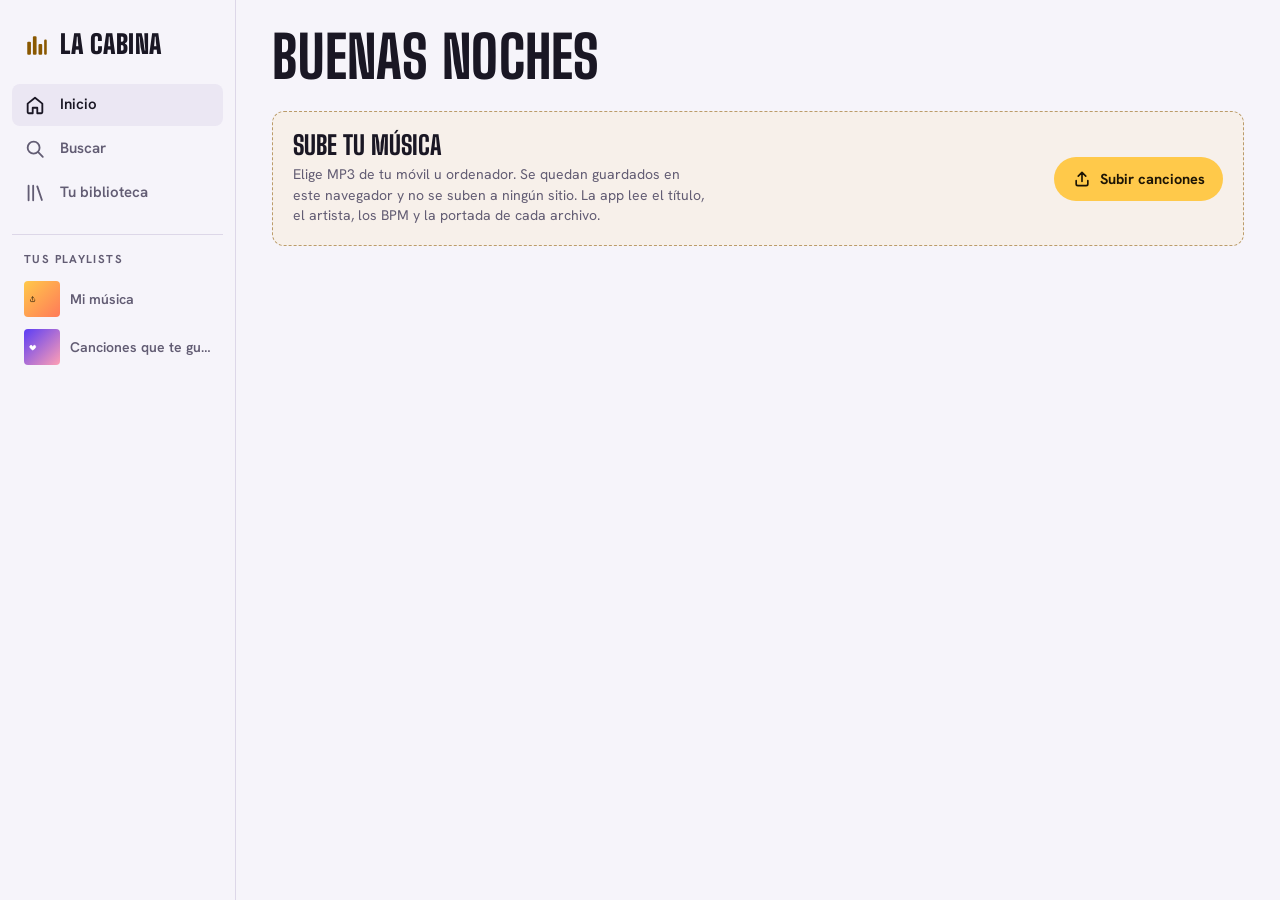
<file: cabina/index.html>
<!doctype html>
<html lang="es">
<head>
<meta charset="utf-8">
<meta name="viewport" content="width=device-width,initial-scale=1,viewport-fit=cover">
<meta name="theme-color" content="#110f18">
<meta name="description" content="La Cabina: tu música en el móvil.">
<link rel="manifest" href="manifest.webmanifest">
<link rel="icon" type="image/png" sizes="192x192" href="icon-192.png">
<link rel="apple-touch-icon" href="apple-touch-icon.png">
<meta name="apple-mobile-web-app-capable" content="yes">
<meta name="mobile-web-app-capable" content="yes">
<meta name="apple-mobile-web-app-status-bar-style" content="black-translucent">
<meta name="apple-mobile-web-app-title" content="La Cabina">
<style>:root{padding-top:env(safe-area-inset-top,0px)}body{margin:0;font:14px system-ui,sans-serif}img{max-width:100%}[hidden]{display:none!important}</style>
<title>La Cabina</title>
<link rel="preconnect" href="https://fonts.googleapis.com">
<link rel="preconnect" href="https://fonts.gstatic.com" crossorigin>
<link rel="stylesheet" href="https://fonts.googleapis.com/css2?family=Big+Shoulders+Display:wght@700;800;900&family=Hanken+Grotesk:wght@400;500;600;700&family=JetBrains+Mono:wght@400;500&display=swap">
<style>
/* Layout: app shell — scrolling feed, mini player docked above a bottom tab bar (left rail on desktop), full-screen player sheet tinted by the current cover */
:root{
  --bg:#f6f4fa;--surface:#ffffff;--surface-2:#ebe7f3;--line:#ddd7e8;
  --fg:#1a1724;--muted:#625c73;
  --accent:#ffc94a;--accent-ink:#8a5800;--on-accent:#1d1505;
  --liked-a:#5b3df5;--liked-b:#ff9fb4;
  --tc:#7a5cff;
  --font-display:"Big Shoulders Display","Arial Narrow",Impact,sans-serif;
  --font-body:"Hanken Grotesk",system-ui,-apple-system,"Segoe UI",Roboto,sans-serif;
  --font-mono:"JetBrains Mono",ui-monospace,Menlo,Consolas,monospace;
  --nav-h:58px;--mini-h:64px;--rail-w:236px;
  color-scheme:light;
}
@media (prefers-color-scheme:dark){:root:not([data-theme="light"]){
  --bg:#110f18;--surface:#1b1825;--surface-2:#262233;--line:#312c42;
  --fg:#f2eff9;--muted:#a59fb9;--accent:#ffc94a;--accent-ink:#ffc94a;--on-accent:#1d1505;
  --liked-a:#4a2fe0;--liked-b:#e9809a;color-scheme:dark}}
:root[data-theme="dark"]{
  --bg:#110f18;--surface:#1b1825;--surface-2:#262233;--line:#312c42;
  --fg:#f2eff9;--muted:#a59fb9;--accent:#ffc94a;--accent-ink:#ffc94a;--on-accent:#1d1505;
  --liked-a:#4a2fe0;--liked-b:#e9809a;color-scheme:dark}

*{box-sizing:border-box}
body{background:var(--bg);color:var(--fg);font-family:var(--font-body);font-size:15px;line-height:1.45;-webkit-font-smoothing:antialiased;-webkit-tap-highlight-color:transparent}
button{font:inherit;color:inherit;background:none;border:0;padding:0;cursor:pointer;text-align:inherit}
button:focus-visible,input:focus-visible,a:focus-visible{outline:2px solid var(--accent);outline-offset:2px;border-radius:6px}
.i{width:22px;height:22px;flex:none;display:block}
.mono{font-family:var(--font-mono);font-variant-numeric:tabular-nums;font-size:.8em}
.eyebrow{font-size:11.5px;font-weight:700;letter-spacing:.12em;text-transform:uppercase;color:var(--muted)}
.icon-btn{width:40px;height:40px;display:grid;place-items:center;border-radius:50%;flex:none;color:var(--fg)}
.like{color:var(--muted)}
.like[aria-pressed="true"]{color:var(--accent-ink)}
.mini .like[aria-pressed="true"],.np .like[aria-pressed="true"]{color:var(--accent)}

/* main */
main#view{padding-left:max(16px,env(safe-area-inset-left,0px));padding-right:max(16px,env(safe-area-inset-right,0px));padding-block:18px calc(var(--nav-h) + var(--mini-h) + env(safe-area-inset-bottom,0px) + 36px);max-width:1180px}
.top{display:flex;flex-direction:column;gap:4px;margin-bottom:18px}
.h1{font-family:var(--font-display);font-weight:800;font-size:clamp(38px,8vw,58px);line-height:.92;text-transform:uppercase;margin:0;text-wrap:balance;letter-spacing:.005em}
.sec{font-family:var(--font-display);font-weight:800;font-size:27px;line-height:1;text-transform:uppercase;letter-spacing:.01em;margin:32px 0 14px;text-wrap:balance;display:flex;justify-content:space-between;align-items:baseline;gap:12px}
.sec button{font-family:var(--font-body);font-size:13px;font-weight:700;text-transform:none;color:var(--muted);letter-spacing:0}

/* covers */
.cov{display:grid;grid-template-columns:1fr 1fr;overflow:hidden;background:var(--surface-2);aspect-ratio:1}
.cov img{width:100%;height:100%;object-fit:cover;display:block}
.cov.one{grid-template-columns:1fr}
.cov.liked{display:grid;place-items:center;background:linear-gradient(135deg,var(--liked-a),var(--liked-b));color:#fff}
.cov.liked .i{width:42%;height:42%}
.cov.mine{display:grid;place-items:center;background:linear-gradient(135deg,var(--accent),#ff7a59);color:var(--on-accent)}
.cov.mine .i{width:40%;height:40%}
.cta{display:flex;flex-wrap:wrap;align-items:center;gap:14px 18px;margin-top:28px;padding:20px;border-radius:12px;border:1.5px dashed color-mix(in srgb,var(--accent-ink) 55%,transparent);background:color-mix(in srgb,var(--accent) 9%,var(--bg))}
.cta>div{flex:1 1 220px;min-width:0}
.cta b{font-family:var(--font-display);font-weight:800;font-size:26px;text-transform:uppercase;line-height:1;display:block;margin-bottom:6px}
.cta p{margin:0;color:var(--muted);font-size:14px;max-width:52ch}
.btn{display:inline-flex;align-items:center;gap:8px;height:44px;padding:0 18px;border-radius:999px;background:var(--accent);color:var(--on-accent);font-weight:700;font-size:14.5px;white-space:nowrap}
.btn .i{width:20px;height:20px}
.btn.ghost{background:transparent;color:var(--fg);border:1.5px solid var(--line)}
.drop{position:fixed;inset:0;z-index:70;display:grid;place-items:center;background:color-mix(in srgb,var(--bg) 82%,transparent);font-family:var(--font-display);font-weight:800;font-size:40px;text-transform:uppercase;color:var(--accent-ink);border:3px dashed var(--accent-ink);pointer-events:none;text-align:center;padding:24px}

/* shortcuts */
.shortcuts{display:grid;grid-template-columns:repeat(2,minmax(0,1fr));gap:8px}
.sc{display:flex;align-items:center;gap:10px;background:var(--surface-2);border-radius:6px;overflow:hidden;height:58px;text-align:left;font-weight:700;font-size:13.5px;padding-right:8px;min-width:0}
.sc .cov{width:58px;height:58px;flex:none}
.sc span{min-width:0;overflow:hidden;display:-webkit-box;-webkit-line-clamp:2;-webkit-box-orient:vertical;line-height:1.2}
.sc.on span{color:var(--accent-ink)}
@media (hover:hover){.sc:hover{background:var(--line)}}

/* horizontal rails */
.rail{display:grid;grid-auto-flow:column;grid-auto-columns:minmax(138px,158px);gap:14px;overflow-x:auto;scroll-snap-type:x mandatory;padding-bottom:6px;scrollbar-width:none}
.rail::-webkit-scrollbar{display:none}
.card{display:flex;flex-direction:column;gap:8px;scroll-snap-align:start;min-width:0;text-align:left}
.card .cov,.card>img{width:100%;aspect-ratio:1;border-radius:6px;box-shadow:0 10px 24px -14px rgba(0,0,0,.55);object-fit:cover;display:block}
.card b{font-size:14px;font-weight:700;white-space:nowrap;overflow:hidden;text-overflow:ellipsis}
.card small{color:var(--muted);font-size:12.5px;line-height:1.35;display:-webkit-box;-webkit-line-clamp:2;-webkit-box-orient:vertical;overflow:hidden;margin-top:-4px}

/* track rows */
.tracks{list-style:none;margin:0;padding:0;display:flex;flex-direction:column}
.row{display:flex;align-items:center;gap:2px;border-radius:6px;padding-right:2px}
.row-main{flex:1;min-width:0;display:flex;align-items:center;gap:12px;padding:7px 4px;text-align:left;border-radius:6px}
.row-n{width:22px;text-align:center;color:var(--muted);flex:none;font-size:12.5px}
.row img{width:46px;height:46px;border-radius:4px;flex:none;object-fit:cover}
.row .cov{width:52px;height:52px;border-radius:4px;flex:none}
.row-text{min-width:0;display:flex;flex-direction:column;gap:1px}
.row-title{font-weight:600;font-size:15px;white-space:nowrap;overflow:hidden;text-overflow:ellipsis;display:flex;align-items:center;gap:6px}
.row-title>span{overflow:hidden;text-overflow:ellipsis}
.row-sub{color:var(--muted);font-size:13px;white-space:nowrap;overflow:hidden;text-overflow:ellipsis}
.row.on .row-title{color:var(--accent-ink)}
.row-dur{color:var(--muted);width:38px;text-align:right;flex:none}
@media (hover:hover){.row:hover{background:var(--surface-2)}}
@media (max-width:380px){.row-dur{display:none}}
.eq{display:inline-flex;gap:2px;height:12px;align-items:flex-end;flex:none}
.eq i{width:3px;height:100%;background:var(--accent-ink);transform-origin:bottom;animation:eq .9s ease-in-out infinite}
.eq i:nth-child(2){animation-delay:-.3s}.eq i:nth-child(3){animation-delay:-.6s}
.is-paused .eq i{animation-play-state:paused;transform:scaleY(.4)}
@keyframes eq{0%,100%{transform:scaleY(.3)}50%{transform:scaleY(1)}}

/* playlist header */
.back{display:inline-flex;align-items:center;gap:2px;color:var(--muted);font-weight:700;font-size:14px;margin:0 0 10px -6px;padding:6px}
.hero{display:flex;flex-direction:column;gap:18px;align-items:center;padding:22px 18px 20px;border-radius:12px;background:linear-gradient(180deg,color-mix(in srgb,var(--pc,var(--surface-2)) 42%,var(--bg)),var(--bg))}
.hero .cov{width:min(220px,62vw);border-radius:6px;box-shadow:0 22px 44px -18px rgba(0,0,0,.6)}
.hero-text{width:100%;min-width:0}
.hero h1{font-family:var(--font-display);font-weight:900;font-size:clamp(42px,10vw,88px);line-height:.88;text-transform:uppercase;margin:6px 0 10px;text-wrap:balance}
.hero p{color:var(--muted);margin:0 0 8px;max-width:60ch}
.meta{font-size:13px}
@media (min-width:700px){.hero{flex-direction:row;align-items:flex-end;padding:28px}.hero .cov{width:210px}}
.actions{display:flex;align-items:center;gap:14px;margin:16px 0 10px}
.big-play{width:56px;height:56px;border-radius:50%;background:var(--accent);color:var(--on-accent);display:grid;place-items:center;box-shadow:0 10px 22px -10px color-mix(in srgb,var(--accent) 80%,transparent);transition:transform .15s}
.big-play:active{transform:scale(.95)}
.big-play .i{width:26px;height:26px}
.toggle{position:relative;color:var(--muted)}
.toggle[aria-pressed="true"]{color:var(--accent-ink)}
.toggle[aria-pressed="true"]::after{content:"";position:absolute;bottom:3px;left:50%;width:4px;height:4px;margin-left:-2px;border-radius:50%;background:currentColor}
.empty{color:var(--muted);padding:24px 4px;max-width:46ch}

/* search */
.search-wrap{position:relative;margin-bottom:6px}
.search-wrap .i{position:absolute;left:14px;top:50%;transform:translateY(-50%);color:var(--muted)}
.search{width:100%;height:50px;border-radius:8px;border:1px solid var(--line);background:var(--surface);color:var(--fg);padding:0 14px 0 46px;font:inherit;font-size:16px}
.search::placeholder{color:var(--muted)}
.genres{display:grid;grid-template-columns:repeat(2,minmax(0,1fr));gap:12px}
@media (min-width:700px){.genres{grid-template-columns:repeat(4,minmax(0,1fr))}.shortcuts{grid-template-columns:repeat(3,minmax(0,1fr))}}
.genre{position:relative;aspect-ratio:1.55;border-radius:8px;overflow:hidden;padding:12px 14px;text-align:left;color:#fff;background:var(--g);display:flex;flex-direction:column;justify-content:space-between}
.genre b{font-family:var(--font-display);font-weight:800;font-size:24px;line-height:1;text-transform:uppercase;position:relative;z-index:1;text-shadow:0 1px 8px rgba(0,0,0,.25)}
.genre small{font-family:var(--font-mono);font-size:11px;opacity:.9;position:relative;z-index:1;max-width:58%;line-height:1.4}
.genre img{position:absolute;right:-12%;bottom:-8%;width:46%;transform:rotate(22deg);border-radius:4px;box-shadow:0 6px 18px rgba(0,0,0,.35)}

.note{color:var(--muted);font-size:13px;margin-top:40px;max-width:58ch;line-height:1.5}

/* nav */
.nav{position:fixed;z-index:20;left:0;right:0;bottom:0;display:grid;grid-template-columns:repeat(3,1fr);height:calc(var(--nav-h) + env(safe-area-inset-bottom,0px));padding-bottom:env(safe-area-inset-bottom,0px);padding-left:max(16px,env(safe-area-inset-left,0px));padding-right:max(16px,env(safe-area-inset-right,0px));background:var(--bg);border-top:1px solid var(--line)}
.nav-btn{display:flex;flex-direction:column;align-items:center;justify-content:center;gap:3px;font-size:11px;font-weight:600;color:var(--muted)}
.nav-btn[aria-current="page"]{color:var(--fg)}
.rail-only,.brand.rail-only{display:none}
[hidden]{display:none!important}
.brand{display:flex;align-items:center;gap:10px;font-family:var(--font-display);font-weight:900;font-size:26px;text-transform:uppercase;letter-spacing:.02em;padding:4px 12px 18px}
.brand svg{width:26px;height:26px;color:var(--accent-ink)}
.rail-lists{margin-top:18px;padding-top:16px;border-top:1px solid var(--line);overflow-y:auto;min-height:0}
.rail-lists .eyebrow{padding:0 12px 8px}
.rail-lists button{display:flex;align-items:center;gap:10px;width:100%;padding:6px 12px;border-radius:6px;font-size:14px;font-weight:600;color:var(--muted);text-align:left}
.rail-lists .cov{width:36px;height:36px;border-radius:4px;flex:none}
.rail-lists button span{min-width:0;white-space:nowrap;overflow:hidden;text-overflow:ellipsis}
@media (hover:hover){.rail-lists button:hover,.nav-btn:hover{color:var(--fg)}}

/* mini player */
.mini{position:fixed;z-index:25;left:max(8px,env(safe-area-inset-left,0px));right:max(8px,env(safe-area-inset-right,0px));bottom:calc(var(--nav-h) + env(safe-area-inset-bottom,0px) + 6px);height:58px;display:flex;align-items:center;gap:4px;padding:0 6px 0 7px;border-radius:10px;background:color-mix(in srgb,var(--tc) 34%,var(--surface));box-shadow:0 10px 28px -12px rgba(0,0,0,.5);overflow:hidden;transition:background .5s}
.mini-open{flex:1;min-width:0;display:flex;align-items:center;gap:10px;height:100%;text-align:left}
.mini-open img{width:44px;height:44px;border-radius:5px;object-fit:cover;flex:none}
.mini-text{min-width:0;display:flex;flex-direction:column;line-height:1.25}
.mini-text span{white-space:nowrap;overflow:hidden;text-overflow:ellipsis}
#miniTitle{font-weight:700;font-size:14px}
#miniArtist{font-size:12.5px;color:var(--muted)}
.mini .desk{display:none}
.mini-bar{position:absolute;left:8px;right:8px;bottom:0;height:2px;background:color-mix(in srgb,var(--fg) 18%,transparent);border-radius:2px}
.mini-bar i{display:block;height:100%;width:0;background:var(--fg);border-radius:2px}
#miniPlay .i{width:26px;height:26px}
.spin{width:20px;height:20px;border:2.5px solid currentColor;border-right-color:transparent;border-radius:50%;animation:spin .8s linear infinite}
@keyframes spin{to{transform:rotate(360deg)}}

@media (min-width:900px){
  .nav{top:0;right:auto;width:var(--rail-w);height:auto;display:flex;flex-direction:column;gap:2px;padding:22px 12px calc(var(--mini-h) + 40px);padding-left:max(12px,env(safe-area-inset-left,0px));border-top:0;border-right:1px solid var(--line)}
  .nav-btn{flex-direction:row;justify-content:flex-start;gap:14px;font-size:15px;padding:10px 12px;border-radius:8px}
  .nav-btn[aria-current="page"]{background:var(--surface-2)}
  .rail-only{display:block}.brand.rail-only{display:flex}
  .top .eyebrow{display:none}
  main#view{margin-left:var(--rail-w);padding-left:max(36px,env(safe-area-inset-left,0px));padding-right:max(36px,env(safe-area-inset-right,0px));padding-block:30px calc(var(--mini-h) + 60px)}
  .mini{left:calc(var(--rail-w) + 16px);right:max(16px,env(safe-area-inset-right,0px));bottom:calc(16px + env(safe-area-inset-bottom,0px));height:72px;padding:0 14px 0 10px;gap:8px}
  .mini-open img{width:54px;height:54px}
  .mini .desk{display:grid}
  .toast{bottom:calc(var(--mini-h) + 50px)!important}
}

/* full player */
.np{position:fixed;inset:0;z-index:40;overflow-y:auto;background:linear-gradient(180deg,color-mix(in srgb,var(--tc) 60%,var(--bg)) 0%,color-mix(in srgb,var(--tc) 20%,var(--bg)) 55%,var(--bg) 100%);transform:translateY(100%);visibility:hidden;transition:transform .38s cubic-bezier(.2,.8,.2,1),visibility 0s linear .38s;padding:calc(env(safe-area-inset-top,0px) + 10px) max(20px,env(safe-area-inset-right,0px)) calc(env(safe-area-inset-bottom,0px) + 22px) max(20px,env(safe-area-inset-left,0px))}
.np.open{transform:none;visibility:visible;transition:transform .38s cubic-bezier(.2,.8,.2,1)}
.np-inner{max-width:440px;margin:0 auto;min-height:100%;display:flex;flex-direction:column;gap:18px}
.np-top{display:grid;grid-template-columns:40px minmax(0,1fr) 40px;align-items:center;text-align:center}
.np-ctx{display:flex;flex-direction:column;line-height:1.3;min-width:0}
.np-ctx .eyebrow{color:var(--fg);opacity:.75;font-size:10.5px}
.np-ctx strong{font-size:14px;white-space:nowrap;overflow:hidden;text-overflow:ellipsis}
.np-art{position:relative;width:100%;aspect-ratio:1;margin-top:8px}
.np-art img{width:100%;height:100%;object-fit:cover;border-radius:8px;box-shadow:0 30px 60px -24px rgba(0,0,0,.7);display:block}
.np-loading{position:absolute;inset:0;display:flex;flex-direction:column;gap:12px;align-items:center;justify-content:center;background:rgba(12,10,18,.5);color:#fff;border-radius:8px;font-weight:700;font-size:14px;text-align:center;padding:16px}
.np-loading small{font-weight:500;opacity:.8;font-size:12.5px;max-width:28ch}
.np-meta{display:flex;align-items:center;gap:12px}
.np-meta>div{flex:1;min-width:0}
.np-meta h2{font-family:var(--font-display);font-weight:800;font-size:34px;line-height:.95;text-transform:uppercase;margin:0;text-wrap:balance}
.np-meta p{margin:4px 0 0;color:var(--muted);font-size:15.5px}
.seek{-webkit-appearance:none;appearance:none;width:100%;height:22px;background:transparent;--p:0%;margin:0;display:block}
.seek::-webkit-slider-runnable-track{height:4px;border-radius:2px;background:linear-gradient(to right,var(--fg) var(--p),color-mix(in srgb,var(--fg) 22%,transparent) var(--p))}
.seek::-webkit-slider-thumb{-webkit-appearance:none;width:14px;height:14px;border-radius:50%;background:var(--fg);margin-top:-5px;border:0}
.seek::-moz-range-track{height:4px;border-radius:2px;background:linear-gradient(to right,var(--fg) var(--p),color-mix(in srgb,var(--fg) 22%,transparent) var(--p))}
.seek::-moz-range-thumb{width:14px;height:14px;border-radius:50%;background:var(--fg);border:0}
.times{display:flex;justify-content:space-between;color:var(--muted);font-size:12px;margin-top:2px}
.np-ctrls{display:flex;align-items:center;justify-content:space-between}
.np-ctrls .icon-btn .i{width:28px;height:28px}
.np-ctrls .toggle .i{width:24px;height:24px}
.np-play{width:68px;height:68px;border-radius:50%;background:var(--accent);color:var(--on-accent);display:grid;place-items:center;transition:transform .15s}
.np-play:active{transform:scale(.95)}
.np-play .i{width:30px;height:30px}
.np-tags{display:flex;flex-wrap:wrap;gap:8px;justify-content:center;margin-top:auto}
.tag{font-family:var(--font-mono);font-size:12px;padding:5px 11px;border-radius:999px;background:color-mix(in srgb,var(--fg) 10%,transparent)}
.np-queue h3{font-size:12px;font-weight:700;letter-spacing:.1em;text-transform:uppercase;color:var(--muted);margin:6px 0 6px}
.np-queue .row img{width:42px;height:42px}

.toast{position:fixed;left:50%;z-index:60;bottom:calc(var(--nav-h) + var(--mini-h) + env(safe-area-inset-bottom,0px) + 18px);transform:translate(-50%,10px);opacity:0;background:var(--fg);color:var(--bg);padding:9px 15px;border-radius:8px;font-weight:600;font-size:13.5px;transition:opacity .2s,transform .2s;pointer-events:none;max-width:calc(100% - 32px);text-align:center}
.toast.show{opacity:1;transform:translate(-50%,0)}

@media (prefers-reduced-motion:reduce){*,*::before,*::after{animation:none!important;transition:none!important}}
</style>

</head>
<body>
<svg width="0" height="0" style="position:absolute" aria-hidden="true">
  <symbol id="i-play" viewBox="0 0 24 24"><path fill="currentColor" d="M8 5.5v13a1 1 0 0 0 1.5.86l10.4-6.5a1 1 0 0 0 0-1.72L9.5 4.64A1 1 0 0 0 8 5.5z"/></symbol>
  <symbol id="i-pause" viewBox="0 0 24 24"><path fill="currentColor" d="M6.5 5h4v14h-4zM13.5 5h4v14h-4z"/></symbol>
  <symbol id="i-next" viewBox="0 0 24 24"><path fill="currentColor" d="M5 6.6v10.8a.9.9 0 0 0 1.4.75l7.9-5.4a.9.9 0 0 0 0-1.5L6.4 5.85A.9.9 0 0 0 5 6.6zM16.5 6h2.3v12h-2.3z"/></symbol>
  <symbol id="i-prev" viewBox="0 0 24 24"><path fill="currentColor" d="M19 6.6v10.8a.9.9 0 0 1-1.4.75l-7.9-5.4a.9.9 0 0 1 0-1.5l7.9-5.4A.9.9 0 0 1 19 6.6zM5.2 6h2.3v12H5.2z"/></symbol>
  <symbol id="i-shuffle" viewBox="0 0 24 24"><path fill="none" stroke="currentColor" stroke-width="2" stroke-linecap="round" stroke-linejoin="round" d="M3 7h3.2c2 0 3.2 1 4.2 2.7l2.6 4.6c1 1.7 2.2 2.7 4.2 2.7H20M3 17h3.2c1.4 0 2.4-.5 3.2-1.4M13.4 8.4c.8-.9 1.8-1.4 3.2-1.4H20M17.5 4 20.5 7l-3 3M17.5 14l3 3-3 3"/></symbol>
  <symbol id="i-repeat" viewBox="0 0 24 24"><path fill="none" stroke="currentColor" stroke-width="2" stroke-linecap="round" stroke-linejoin="round" d="M4 11V9.5A3.5 3.5 0 0 1 7.5 6H20M17 3l3 3-3 3M20 13v1.5a3.5 3.5 0 0 1-3.5 3.5H4M7 21l-3-3 3-3"/></symbol>
  <symbol id="i-repeat1" viewBox="0 0 24 24"><path fill="none" stroke="currentColor" stroke-width="2" stroke-linecap="round" stroke-linejoin="round" d="M4 11V9.5A3.5 3.5 0 0 1 7.5 6H20M17 3l3 3-3 3M20 13v1.5a3.5 3.5 0 0 1-3.5 3.5H4M7 21l-3-3 3-3"/><path fill="currentColor" d="M11 10.2h1.6v5.3h-1.4v-3.6l-1 .5-.5-1.1z"/></symbol>
  <symbol id="i-heart" viewBox="0 0 24 24"><path fill="none" stroke="currentColor" stroke-width="2" stroke-linejoin="round" d="M12 20s-7-4.3-9.1-8.5C1.5 8.6 3.2 5 6.6 5c2 0 3.4 1.1 4.3 2.5L12 9.2l1.1-1.7C14 6.1 15.4 5 17.4 5c3.4 0 5.1 3.6 3.7 6.5C19 15.7 12 20 12 20z"/></symbol>
  <symbol id="i-heart-f" viewBox="0 0 24 24"><path fill="currentColor" stroke="currentColor" stroke-width="2" stroke-linejoin="round" d="M12 20s-7-4.3-9.1-8.5C1.5 8.6 3.2 5 6.6 5c2 0 3.4 1.1 4.3 2.5L12 9.2l1.1-1.7C14 6.1 15.4 5 17.4 5c3.4 0 5.1 3.6 3.7 6.5C19 15.7 12 20 12 20z"/></symbol>
  <symbol id="i-home" viewBox="0 0 24 24"><path fill="none" stroke="currentColor" stroke-width="2" stroke-linejoin="round" d="M4 10.5 12 4l8 6.5V20a1 1 0 0 1-1 1h-4.5v-6h-5v6H5a1 1 0 0 1-1-1z"/></symbol>
  <symbol id="i-search" viewBox="0 0 24 24"><g fill="none" stroke="currentColor" stroke-width="2" stroke-linecap="round"><circle cx="10.5" cy="10.5" r="6.5"/><path d="m15.5 15.5 5 5"/></g></symbol>
  <symbol id="i-library" viewBox="0 0 24 24"><path fill="none" stroke="currentColor" stroke-width="2" stroke-linecap="round" d="M5 4v16M10 4v16M14.5 4.8l5 14.8"/></symbol>
  <symbol id="i-down" viewBox="0 0 24 24"><path fill="none" stroke="currentColor" stroke-width="2.2" stroke-linecap="round" stroke-linejoin="round" d="m6 9 6 6 6-6"/></symbol>
  <symbol id="i-back" viewBox="0 0 24 24"><path fill="none" stroke="currentColor" stroke-width="2.2" stroke-linecap="round" stroke-linejoin="round" d="m15 5-7 7 7 7"/></symbol>
  <symbol id="i-queue" viewBox="0 0 24 24"><path fill="none" stroke="currentColor" stroke-width="2" stroke-linecap="round" d="M4 6h12M4 11h12M4 16h7"/><path fill="currentColor" d="M15 13.5v7l5.5-3.5z"/></symbol>
  <symbol id="i-upload" viewBox="0 0 24 24"><path fill="none" stroke="currentColor" stroke-width="2" stroke-linecap="round" stroke-linejoin="round" d="M12 15V4M7.5 8.5 12 4l4.5 4.5M5 14v4a2 2 0 0 0 2 2h10a2 2 0 0 0 2-2v-4"/></symbol>
  <symbol id="i-x" viewBox="0 0 24 24"><path fill="none" stroke="currentColor" stroke-width="2" stroke-linecap="round" d="M6.5 6.5l11 11M17.5 6.5l-11 11"/></symbol>
  <symbol id="i-mark" viewBox="0 0 24 24"><g fill="currentColor"><rect x="3" y="9" width="3.4" height="12" rx="1"/><rect x="8.2" y="4" width="3.4" height="17" rx="1"/><rect x="13.4" y="11" width="3.4" height="10" rx="1"/><rect x="18.6" y="7" width="2.4" height="14" rx="1"/></g></symbol>
</svg>

<nav class="nav" aria-label="Secciones">
  <div class="brand rail-only"><svg aria-hidden="true"><use href="#i-mark"/></svg>La Cabina</div>
  <button class="nav-btn" data-nav="home" aria-current="page"><svg class="i"><use href="#i-home"/></svg>Inicio</button>
  <button class="nav-btn" data-nav="search"><svg class="i"><use href="#i-search"/></svg>Buscar</button>
  <button class="nav-btn" data-nav="library"><svg class="i"><use href="#i-library"/></svg>Tu biblioteca</button>
  <div class="rail-lists rail-only" id="railLists"></div>
</nav>

<main id="view"></main>

<div class="mini" id="mini">
  <button class="mini-open" id="miniOpen" aria-label="Abrir reproductor">
    <img id="miniCover" alt="">
    <span class="mini-text"><span id="miniTitle"></span><span id="miniArtist"></span></span>
  </button>
  <button class="icon-btn like" id="miniLike" aria-pressed="false" aria-label="Añadir a Me gusta"><svg class="i"><use href="#i-heart"/></svg></button>
  <button class="icon-btn desk" id="miniPrev" aria-label="Anterior"><svg class="i"><use href="#i-prev"/></svg></button>
  <button class="icon-btn" id="miniPlay" aria-label="Reproducir"><svg class="i"><use href="#i-play"/></svg></button>
  <button class="icon-btn desk" id="miniNext" aria-label="Siguiente"><svg class="i"><use href="#i-next"/></svg></button>
  <div class="mini-bar" aria-hidden="true"><i id="miniProg"></i></div>
</div>

<section class="np" id="np" aria-label="Reproductor" aria-hidden="true">
  <div class="np-inner">
    <header class="np-top">
      <button class="icon-btn" id="npClose" aria-label="Cerrar reproductor"><svg class="i"><use href="#i-down"/></svg></button>
      <div class="np-ctx"><span class="eyebrow">Reproduciendo desde</span><strong id="npCtx"></strong></div>
      <button class="icon-btn toggle" id="npQueueBtn" aria-pressed="false" aria-label="Ver cola"><svg class="i"><use href="#i-queue"/></svg></button>
    </header>
    <div class="np-art" id="npArt">
      <img id="npCover" alt="">
      <div class="np-loading" id="npLoading" hidden><div class="spin"></div><span>Mezclando la pista <span id="npPct" class="mono"></span></span><small>La canción se genera en tu dispositivo. Tarda un par de segundos.</small></div>
    </div>
    <div class="np-queue" id="npQueue" hidden></div>
    <div class="np-meta">
      <div><h2 id="npTitle"></h2><p id="npArtist"></p></div>
      <button class="icon-btn like" id="npLike" aria-pressed="false" aria-label="Añadir a Me gusta"><svg class="i"><use href="#i-heart"/></svg></button>
    </div>
    <div>
      <input type="range" class="seek" id="seek" min="0" max="1000" value="0" aria-label="Posición en la canción">
      <div class="times mono"><span id="tCur">0:00</span><span id="tDur">0:00</span></div>
    </div>
    <div class="np-ctrls">
      <button class="icon-btn toggle" id="npShuffle" aria-pressed="false" aria-label="Aleatorio"><svg class="i"><use href="#i-shuffle"/></svg></button>
      <button class="icon-btn" id="npPrev" aria-label="Anterior"><svg class="i"><use href="#i-prev"/></svg></button>
      <button class="np-play" id="npPlay" aria-label="Reproducir"><svg class="i"><use href="#i-play"/></svg></button>
      <button class="icon-btn" id="npNext" aria-label="Siguiente"><svg class="i"><use href="#i-next"/></svg></button>
      <button class="icon-btn toggle" id="npRepeat" aria-pressed="false" aria-label="Repetir: no"><svg class="i"><use href="#i-repeat"/></svg></button>
    </div>
    <div class="np-tags" id="npTags"></div>
  </div>
</section>

<input type="file" id="fileIn" accept="audio/*,.mp3,.m4a,.aac,.wav,.flac,.ogg" multiple hidden>
<div class="drop" id="drop" hidden>Suelta aquí tus canciones</div>
<div class="toast" id="toast" role="status" aria-live="polite"></div>

<script>
/* ---------- utilidades ---------- */
const $=(s,r=document)=>r.querySelector(s);
const esc=s=>String(s).replace(/[&<>"']/g,c=>({'&':'&amp;','<':'&lt;','>':'&gt;','"':'&quot;',"'":'&#39;'}[c]));
const fmt=s=>{s=Math.max(0,Math.floor(s||0));return Math.floor(s/60)+':'+String(s%60).padStart(2,'0')};
const norm=s=>s.normalize('NFD').replace(/[̀-ͯ]/g,'').toLowerCase();
function rng(a){return function(){a|=0;a=a+0x6D2B79F5|0;let t=Math.imul(a^a>>>15,1|a);t=t+Math.imul(t^t>>>7,61|t)^t;return((t^t>>>14)>>>0)/4294967296}}
const icon=(id,cls='i')=>`<svg class="${cls}" aria-hidden="true"><use href="#i-${id}"/></svg>`;

/* ---------- catálogo ---------- */
const NOTE=['Do','Do♯','Re','Mi♭','Mi','Fa','Fa♯','Sol','La♭','La','Si♭','Si'];
const CAM={8:1,3:2,10:3,5:4,0:5,7:6,2:7,9:8,4:9,11:10,6:11,1:12};
const STYLES={
  house:{name:'House',h:[38,8]},
  afro:{name:'Afro house',h:[24,150]},
  tech:{name:'Tech house',h:[196,252]},
  deep:{name:'Deep house',h:[258,300]},
  disco:{name:'Disco',h:[318,40]},
  lofi:{name:'Lo-fi',h:[214,28]},
  breaks:{name:'Breaks',h:[96,186]}
};
const TRACKS=[];
const TR={};
let MINE=[];const ALL=()=>MINE;
const PL=[
  {id:'p-mix',name:'Mix de la semana',desc:'Toda tu música, de menos a más BPM.',pick:()=>[...MINE].sort((a,b)=>(a.bpm||999)-(b.bpm||999))},
  {id:'p-afro',name:'Atardecer afro',desc:'Afro house y melódico para cuando baja el sol.',pick:()=>MINE.filter(t=>t.style==='afro'||t.style==='deep')},
  {id:'p-tech',name:'Madrugada tech',desc:'Tech house y breaks para la última hora.',pick:()=>MINE.filter(t=>t.style==='tech'||t.style==='breaks')},
  {id:'p-disco',name:'Brillo y groove',desc:'House, disco e indie dance con mucho bajo.',pick:()=>MINE.filter(t=>t.style==='house'||t.style==='disco')},
  {id:'p-calma',name:'Para calentar',desc:'Lo más tranquilo de tu música, hasta 120 BPM.',pick:()=>MINE.filter(t=>t.bpm&&t.bpm<=120)}
];
const PLM=Object.fromEntries(PL.map(p=>[p.id,p]));
const activePL=()=>PL.filter(p=>p.pick().length);
const presentStyles=()=>Object.keys(STYLES).filter(k=>MINE.some(t=>t.style===k));

/* ---------- portadas generadas ---------- */
function drawCover(t){
  const S=360,cv=document.createElement('canvas');cv.width=cv.height=S;
  const x=cv.getContext('2d'),R=rng(t.seed+99),[A,B,C]=t.pal;
  const g=x.createLinearGradient(0,0,S,S);g.addColorStop(0,A);g.addColorStop(1,B);x.fillStyle=g;x.fillRect(0,0,S,S);
  x.save();
  if(t.style==='house'){
    x.translate(S*(.55+R()*.15),S*(.55+R()*.15));
    for(let i=16;i>0;i--){x.beginPath();x.arc(0,0,i*S*.045,0,Math.PI*2);x.globalAlpha=i%2?1:.6;x.fillStyle=i%2?'rgba(0,0,0,.3)':C;x.fill();}
    x.globalAlpha=1;x.beginPath();x.arc(0,0,S*.075,0,Math.PI*2);x.fillStyle=C;x.fill();x.beginPath();x.arc(0,0,S*.012,0,Math.PI*2);x.fillStyle=B;x.fill();
  }else if(t.style==='afro'){
    x.fillStyle=C;x.beginPath();x.arc(S*.5,S*.4,S*.22,0,Math.PI*2);x.fill();
    const h=S*.1;for(let r=0;r<4;r++){const y=S*.6+r*h;x.fillStyle=r%2?B:'rgba(0,0,0,.35)';x.fillRect(0,y,S,h);x.fillStyle=r%2?C:A;const w=S/(5+r*2);for(let k=0;k<S/w+1;k++){x.beginPath();x.moveTo(k*w,y+h);x.lineTo(k*w+w/2,y+h*.18);x.lineTo(k*w+w,y+h);x.fill();}}
  }else if(t.style==='tech'){
    const n=8,s=S/n;for(let i=0;i<n;i++)for(let j=0;j<n;j++){const v=R();if(v<.42)continue;x.fillStyle=v>.86?C:`rgba(255,255,255,${(v*.2).toFixed(2)})`;x.fillRect(i*s+4,j*s+4,s-8,s-8);}
  }else if(t.style==='deep'){
    for(let k=0;k<6;k++){const cx=R()*S,cy=R()*S,r=S*(.25+R()*.4);const rg=x.createRadialGradient(cx,cy,0,cx,cy,r);rg.addColorStop(0,k%2?C:A);rg.addColorStop(1,'rgba(0,0,0,0)');x.globalAlpha=.75;x.fillStyle=rg;x.fillRect(0,0,S,S);}
  }else if(t.style==='disco'){
    const cx=S*.5,cy=S*.47,r=S*.3;
    x.strokeStyle=C;x.globalAlpha=.55;x.lineWidth=2;for(let k=0;k<12;k++){const a=R()*Math.PI*2;x.beginPath();x.moveTo(cx+Math.cos(a)*r*1.05,cy+Math.sin(a)*r*1.05);x.lineTo(cx+Math.cos(a)*S,cy+Math.sin(a)*S);x.stroke();}
    x.globalAlpha=1;x.beginPath();x.arc(cx,cy,r,0,Math.PI*2);x.clip();const s=S/26;
    for(let i=0;i<26;i++)for(let j=0;j<26;j++){x.fillStyle=`hsl(${t.hue},28%,${(28+R()*62).toFixed(0)}%)`;x.fillRect(i*s+1,j*s+1,s-2,s-2);}
  }else if(t.style==='lofi'){
    x.fillStyle=C;x.beginPath();x.arc(S*.68,S*.3,S*.12,0,Math.PI*2);x.fill();
    x.fillStyle=B;x.beginPath();x.arc(S*.62,S*.26,S*.11,0,Math.PI*2);x.fill();
    x.strokeStyle='rgba(255,255,255,.28)';x.lineWidth=1.5;for(let k=0;k<80;k++){const px=R()*S,py=R()*S;x.beginPath();x.moveTo(px,py);x.lineTo(px-6,py+18);x.stroke();}
    x.strokeStyle='rgba(0,0,0,.5)';x.lineWidth=S*.03;x.strokeRect(S*.12,S*.12,S*.76,S*.76);x.beginPath();x.moveTo(S*.5,S*.12);x.lineTo(S*.5,S*.88);x.moveTo(S*.12,S*.5);x.lineTo(S*.88,S*.5);x.stroke();
  }else{
    x.translate(S/2,S/2);x.rotate(-Math.PI/5);for(let k=-9;k<9;k++){const w=S*(.03+R()*.08);x.fillStyle=k%3===0?C:'rgba(0,0,0,.3)';x.fillRect(k*S*.12,-S,w,S*2);}
  }
  x.restore();
  const vg=x.createRadialGradient(S/2,S/2,S*.3,S/2,S/2,S*.78);vg.addColorStop(0,'rgba(0,0,0,0)');vg.addColorStop(1,'rgba(0,0,0,.35)');x.fillStyle=vg;x.fillRect(0,0,S,S);
  return cv.toDataURL('image/jpeg',.86);
}


function getUrl(t){return Promise.resolve(t.url)}

/* ---------- estado guardado ---------- */
const STORE='lacabina.v1';
let liked=new Set(),recent=[];
try{const s=JSON.parse(localStorage.getItem(STORE)||'null');if(s){liked=new Set(s.liked||[]);recent=s.recent||[]}}catch(e){}
function persist(){try{localStorage.setItem(STORE,JSON.stringify({liked:[...liked],recent}))}catch(e){}}

/* ---------- listas ---------- */
function listFor(ctx){
  if(ctx==='liked')return[...liked].map(id=>TR[id]).filter(Boolean);
  if(ctx==='mine')return MINE;
  if(ctx==='all')return ALL();
  if(ctx==='search')return searchResults();
  if(ctx&&ctx.startsWith('g-'))return ALL().filter(t=>t.style===ctx.slice(2));
  return PLM[ctx]?PLM[ctx].pick():[];
}
function ctxName(ctx){
  if(ctx==='liked')return'Canciones que te gustan';
  if(ctx==='mine')return'Mi música';
  if(ctx==='all')return'Todas las canciones';
  if(ctx==='search')return'Búsqueda';
  if(ctx&&ctx.startsWith('g-'))return STYLES[ctx.slice(2)].name;
  return PLM[ctx]?PLM[ctx].name:'';
}
function ctxDesc(ctx){
  if(ctx==='liked')return'Lo que has guardado con el corazón.';
  if(ctx==='mine')return'Tus archivos. Se guardan solo en este navegador, no se suben a ningún sitio.';
  if(ctx==='all')return'Todo el catálogo de prueba.';
  if(ctx.startsWith('g-'))return'Todas las canciones de '+STYLES[ctx.slice(2)].name.toLowerCase()+'.';
  return PLM[ctx]?PLM[ctx].desc:'';
}
function coverHTML(ctx){
  if(ctx==='liked')return`<div class="cov liked">${icon('heart-f')}</div>`;
  if(ctx==='mine'&&!MINE.length)return`<div class="cov mine">${icon('upload')}</div>`;
  const l=listFor(ctx);const seen=new Set(),pics=[];
  for(const t of l){if(!seen.has(t.style)){seen.add(t.style);pics.push(t)}if(pics.length===4)break}
  for(const t of l){if(pics.length>=4)break;if(!pics.includes(t))pics.push(t)}
  if(!pics.length)return`<div class="cov mine">${icon('upload')}</div>`;
  if(ctx==='mine'||pics.length<4)return`<div class="cov one"><img src="${pics[0].cover}" alt=""></div>`;
  return`<div class="cov">${pics.map(t=>`<img src="${t.cover}" alt="">`).join('')}</div>`;
}
const ctxColor=ctx=>{const l=listFor(ctx);return ctx==='liked'?'var(--liked-a)':ctx==='mine'&&!l.length?'var(--accent)':(l[0]?l[0].pal[0]:'var(--surface-2)')};
const totalMin=l=>Math.round(l.reduce((a,t)=>a+t.dur,0)/60);

/* ---------- vistas ---------- */
const view=$('#view');
let route={name:'home'},lastTab='home',searchQ='';
function subInfo(t){const bits=[t.bpm?t.bpm+' BPM':'',t.cam||''].filter(Boolean);return bits.length?` · <span class="mono">${bits.join(' · ')}</span>`:(t.genre?' · '+esc(t.genre):'')}
function rowHTML(t,ctx,i){
  const on=liked.has(t.id);
  return`<li class="row" data-id="${t.id}"><button class="row-main" data-play="${t.id}" data-ctx="${ctx}">${i!=null?`<span class="row-n mono">${i+1}</span>`:''}<img src="${t.cover}" alt="" loading="lazy"><span class="row-text"><span class="row-title"><span>${esc(t.title)}</span></span><span class="row-sub">${esc(t.artist)}${subInfo(t)}</span></span></button><button class="icon-btn like" data-like="${t.id}" aria-pressed="${on}" aria-label="${on?'Quitar de Me gusta':'Añadir a Me gusta'}">${icon(on?'heart-f':'heart')}</button>${ctx==='mine'?`<button class="icon-btn like" data-remove="${t.id}" aria-label="Quitar ${esc(t.title)} de Mi música">${icon('x')}</button>`:`<span class="row-dur mono">${fmt(t.dur)}</span>`}</li>`;
}
function vHome(){
  const h=new Date().getHours(),greet=h<6?'Buenas noches':h<13?'Buenos días':h<21?'Buenas tardes':'Buenas noches';
  const head=`<header class="top"><span class="eyebrow">La Cabina</span><h1 class="h1">${greet}</h1></header>`;
  if(!MINE.length)return head+uploadCTA();
  const rec=recent.map(id=>TR[id]).filter(Boolean),pls=activePL();
  const card=t=>`<button class="card" data-play="${t.id}" data-ctx="mine"><img src="${t.cover}" alt=""><b>${esc(t.title)}</b><small>${esc(t.artist)}</small></button>`;
  return`${head}
  <div class="shortcuts">${['mine','liked',...pls.slice(0,4).map(p=>p.id)].map(id=>`<button class="sc" data-open="${id}" data-sc="${id}">${coverHTML(id)}<span>${ctxName(id)}</span></button>`).join('')}</div>
  <h2 class="sec">Mi música<button data-upload>+ Subir más</button></h2>
  <div class="rail">${MINE.map(card).join('')}</div>
  ${pls.length?`<h2 class="sec">Hecho para ti</h2><div class="rail">${pls.map(p=>`<button class="card" data-open="${p.id}">${coverHTML(p.id)}<b>${p.name}</b><small>${p.desc}</small></button>`).join('')}</div>`:''}
  ${rec.length?`<h2 class="sec">Escuchado hace poco</h2><div class="rail">${rec.slice(0,8).map(card).join('')}</div>`:''}
  <h2 class="sec">Por estilo</h2>${genreGrid()}`;
}
function uploadCTA(){return`<div class="cta"><div><b>Sube tu música</b><p>Elige MP3 de tu móvil u ordenador. Se quedan guardados en este navegador y no se suben a ningún sitio. La app lee el título, el artista, los BPM y la portada de cada archivo.</p></div><button class="btn" data-upload>${icon('upload')}Subir canciones</button></div>`}
function genreGrid(){
  return`<div class="genres">${presentStyles().map(k=>{const n=MINE.filter(x=>x.style===k),b=n.map(x=>x.bpm).filter(Boolean);return`<button class="genre" data-open="g-${k}" style="--g:hsl(${STYLES[k].h[0]},62%,40%)"><b>${STYLES[k].name}</b><small>${n.length} ${n.length===1?'canción':'canciones'}${b.length?`<br>${Math.min(...b)===Math.max(...b)?b[0]:Math.min(...b)+'–'+Math.max(...b)} BPM`:''}</small><img src="${n[0].cover}" alt=""></button>`}).join('')}</div>`;
}
function searchResults(){
  const q=norm(searchQ.trim());if(!q)return[];
  return ALL().filter(t=>norm(`${t.title} ${t.artist} ${t.album||''} ${t.genre||''} ${STYLES[t.style].name} ${t.bpm||''} ${t.key||''} ${t.cam||''}`).includes(q));
}
function resultsHTML(){
  if(!searchQ.trim())return MINE.length?`<h2 class="sec">Explorar por estilo</h2>${genreGrid()}`:uploadCTA();
  const r=searchResults();
  return r.length?`<h2 class="sec">Canciones</h2><ul class="tracks">${r.map(t=>rowHTML(t,'search')).join('')}</ul>`:`<p class="empty">No hay nada que coincida con «${esc(searchQ)}». Prueba con un artista, un estilo o unos BPM, por ejemplo «124».</p>`;
}
function vSearch(){
  return`<header class="top"><h1 class="h1">Buscar</h1></header>
  <div class="search-wrap">${icon('search')}<input class="search" id="q" type="search" placeholder="Canciones, artistas, estilos o BPM" autocomplete="off" value="${esc(searchQ)}"></div>
  <div id="results">${resultsHTML()}</div>`;
}
function vLibrary(){
  const ids=['mine','liked',...activePL().map(p=>p.id),...presentStyles().map(k=>'g-'+k)];
  return`<header class="top"><h1 class="h1">Tu biblioteca</h1></header>
  <div class="actions" style="margin-top:0"><button class="btn" data-upload>${icon('upload')}Subir canciones</button></div>
  <ul class="tracks">${ids.map(id=>{const n=listFor(id).length;return`<li class="row"><button class="row-main" data-open="${id}">${coverHTML(id)}<span class="row-text"><span class="row-title"><span>${ctxName(id)}</span></span><span class="row-sub">${id.startsWith('g-')?'Estilo':'Playlist'} · ${n} ${n===1?'canción':'canciones'}</span></span></button></li>`}).join('')}</ul>`;
}
function vPlaylist(id){
  const l=listFor(id),playingHere=ctxId===id&&cur&&!au.paused;
  return`<button class="back" data-back>${icon('back')}Volver</button>
  <section class="hero" style="--pc:${ctxColor(id)}">${coverHTML(id)}<div class="hero-text"><span class="eyebrow">${id.startsWith('g-')?'Estilo':'Playlist'}</span><h1>${ctxName(id)}</h1><p>${ctxDesc(id)}</p><div class="meta"><b>La Cabina</b> · ${l.length} ${l.length===1?'canción':'canciones'}${l.length?` · ${totalMin(l)} min`:''}</div></div></section>
  <div class="actions"><button class="big-play" data-playctx="${id}" aria-label="${playingHere?'Pausar':'Reproducir'} ${ctxName(id)}" ${l.length?'':'disabled'}>${icon(playingHere?'pause':'play')}</button><button class="icon-btn toggle" data-shuffle aria-pressed="${shuffle}" aria-label="Aleatorio">${icon('shuffle')}</button>${id==='mine'?`<button class="btn ghost" data-upload style="margin-left:auto">${icon('upload')}Subir más</button>`:''}</div>
  ${l.length?`<ul class="tracks">${l.map((t,i)=>rowHTML(t,id,i)).join('')}</ul>`:id==='mine'?uploadCTA():`<p class="empty">Todavía no hay nada aquí. Toca el corazón en cualquier canción y aparecerá en esta lista.</p>`}`;
}
function render(){
  const r=route.name;
  view.innerHTML=r==='home'?vHome():r==='search'?vSearch():r==='library'?vLibrary():vPlaylist(route.id);
  if(r==='search'){const q=$('#q');q.addEventListener('input',()=>{searchQ=q.value;$('#results').innerHTML=resultsHTML();markPlaying()})}
  markPlaying();
}
function go(r){if(r.name!=='playlist')lastTab=r.name;route=r;render();window.scrollTo(0,0);
  document.querySelectorAll('.nav-btn').forEach(b=>b.toggleAttribute('aria-current',b.dataset.nav===lastTab));
  document.querySelectorAll('.nav-btn[aria-current]').forEach(b=>b.setAttribute('aria-current','page'));}
function railLists(){$('#railLists').innerHTML=`<div class="eyebrow">Tus playlists</div>${['mine','liked',...activePL().map(p=>p.id)].map(id=>`<button data-open="${id}">${coverHTML(id)}<span>${ctxName(id)}</span></button>`).join('')}`}
railLists();

/* ---------- reproductor ---------- */
const au=new Audio();au.preload='auto';
let cur=null,queue=[],base=[],qi=0,ctxId='p-mix',shuffle=false,repeat='off',loading=false,loadedId=null,tok=0,unlocked=false,dragging=false;
function shuffled(arr,first){const r=arr.filter(x=>x!==first);for(let i=r.length-1;i>0;i--){const j=Math.floor(Math.random()*(i+1));[r[i],r[j]]=[r[j],r[i]]}return[first,...r]}
function unlock(){if(unlocked||!SILENT)return;unlocked=true;try{au.src=SILENT;const p=au.play();if(p)p.catch(()=>{})}catch(e){}}
function setQueue(ctx,id){ctxId=ctx;base=listFor(ctx).map(t=>t.id);if(!base.includes(id))base.unshift(id);queue=shuffle?shuffled(base,id):base.slice();qi=queue.indexOf(id)}
function playFrom(ctx,id){
  if(cur&&cur.id===id&&loadedId===id&&ctx===ctxId){togglePlay();return}
  setQueue(ctx,id);load(id,true);
}
function load(id,autoplay){
  const t=TR[id];if(!t)return;
  cur=t;loadedId=id;loading=false;au.src=t.url;setNow();
  if(autoplay){const p=au.play();if(p)p.catch(()=>{})}
  updatePlayUI();pushRecent(id);
}
function togglePlay(){if(!cur)return;if(loadedId!==cur.id){load(cur.id,true);return}if(au.paused)au.play().catch(()=>{});else au.pause()}
function next(auto){
  if(!queue.length)return;
  if(auto&&repeat==='one'){au.currentTime=0;au.play().catch(()=>{});return}
  if(qi<queue.length-1)qi++;else if(repeat==='all'||!auto)qi=0;else{au.pause();au.currentTime=0;updatePlayUI();return}
  load(queue[qi],true);
}
function prev(){if(au.currentTime>3&&loadedId===cur.id){au.currentTime=0;return}qi=qi>0?qi-1:(repeat==='all'?queue.length-1:0);load(queue[qi],true)}
function toggleShuffle(){shuffle=!shuffle;if(cur&&base.length){queue=shuffle?shuffled(base,cur.id):base.slice();qi=queue.indexOf(cur.id)}
  document.querySelectorAll('[data-shuffle],#npShuffle').forEach(b=>b.setAttribute('aria-pressed',shuffle));toast(shuffle?'Aleatorio activado':'Aleatorio desactivado');if(!$('#npQueue').hidden)renderQueue()}
function cycleRepeat(){repeat=repeat==='off'?'all':repeat==='all'?'one':'off';const b=$('#npRepeat');b.setAttribute('aria-pressed',repeat!=='off');b.innerHTML=icon(repeat==='one'?'repeat1':'repeat');
  const label={off:'Repetir: no',all:'Repetir: toda la lista',one:'Repetir: esta canción'}[repeat];b.setAttribute('aria-label',label);toast(label)}
function pushRecent(id){recent=[id,...recent.filter(x=>x!==id)].slice(0,10);persist()}

function setNow(){
  $('#mini').hidden=!cur;
  if(!cur){if(np.classList.contains('open'))closeNP();return}
  document.documentElement.style.setProperty('--tc',cur.pal[0]);
  $('#miniCover').src=cur.cover;$('#miniTitle').textContent=cur.title;$('#miniArtist').textContent=cur.artist;
  $('#npCover').src=cur.cover;$('#npTitle').textContent=cur.title;$('#npArtist').textContent=cur.artist;$('#npCtx').textContent=ctxName(ctxId);
  $('#npTags').innerHTML=[cur.genre||STYLES[cur.style].name,cur.bpm?cur.bpm+' BPM':'',cur.cam?(cur.key?cur.cam+' · '+cur.key:cur.cam):''].filter(Boolean).map(x=>`<span class="tag">${esc(x)}</span>`).join('');
  $('#tDur').textContent=fmt(cur.dur);if(loadedId!==cur.id){setProgress(0)}
  syncLike();markPlaying();if(!$('#npQueue').hidden)renderQueue();
  if('mediaSession'in navigator){try{navigator.mediaSession.metadata=new MediaMetadata({title:cur.title,artist:cur.artist,album:ctxName(ctxId),artwork:[{src:cur.cover,sizes:cur.file?'512x512':'360x360'}]})}catch(e){}}
}
function showPct(f){const e=$('#npPct');if(e)e.textContent=Math.round(f*100)+'%';const a=$('#miniArtist');if(a&&cur)a.textContent='Mezclando… '+Math.round(f*100)+'%'}
function updatePlayUI(){
  const playing=!au.paused&&loadedId===(cur&&cur.id);
  const html=loading?'<span class="spin" aria-hidden="true"></span>':icon(playing?'pause':'play');
  for(const id of['miniPlay','npPlay']){const b=$('#'+id);b.innerHTML=html;b.setAttribute('aria-label',loading?'Cargando':playing?'Pausar':'Reproducir')}
  $('#npLoading').hidden=!loading;if(loading)showPct(cur&&cur.prog01||0);else if(cur)$('#miniArtist').textContent=cur.artist;
  document.body.classList.toggle('is-paused',!playing);
  document.querySelectorAll('[data-playctx]').forEach(b=>{const here=b.dataset.playctx===ctxId&&playing;b.innerHTML=icon(here?'pause':'play')});
  if('mediaSession'in navigator)try{navigator.mediaSession.playbackState=playing?'playing':'paused'}catch(e){}
}
function markPlaying(){
  document.querySelectorAll('.row[data-id]').forEach(r=>{const on=cur&&r.dataset.id===cur.id;r.classList.toggle('on',on);const tt=r.querySelector('.row-title');const eq=tt.querySelector('.eq');
    if(on&&!eq)tt.insertAdjacentHTML('afterbegin','<span class="eq" aria-hidden="true"><i></i><i></i><i></i></span>');if(!on&&eq)eq.remove()});
  document.querySelectorAll('[data-sc]').forEach(b=>b.classList.toggle('on',b.dataset.sc===ctxId));
}
function setProgress(p){$('#miniProg').style.width=(p*100)+'%';if(!dragging){const s=$('#seek');s.value=Math.round(p*1000);s.style.setProperty('--p',(p*100)+'%');$('#tCur').textContent=fmt(p*(au.duration||cur.dur))}}
function syncLike(){
  const on=cur&&liked.has(cur.id);
  for(const id of['miniLike','npLike']){const b=$('#'+id);b.setAttribute('aria-pressed',on);b.setAttribute('aria-label',on?'Quitar de Me gusta':'Añadir a Me gusta');b.innerHTML=icon(on?'heart-f':'heart')}
}
function toggleLike(id){
  const on=!liked.has(id);on?liked.add(id):liked.delete(id);persist();
  document.querySelectorAll(`[data-like="${id}"]`).forEach(b=>{b.setAttribute('aria-pressed',on);b.setAttribute('aria-label',on?'Quitar de Me gusta':'Añadir a Me gusta');b.innerHTML=icon(on?'heart-f':'heart')});
  if(cur&&cur.id===id)syncLike();
  toast(on?'Añadida a Canciones que te gustan':'Quitada de Canciones que te gustan');
  if(route.name==='playlist'&&route.id==='liked'){const y=window.scrollY;render();window.scrollTo(0,y)}
}
function renderQueue(){
  const up=queue.slice(qi+1);
  $('#npQueue').innerHTML=`<h3>Sonando ahora</h3><ul class="tracks">${cur?queueRow(cur,qi):''}</ul><h3>A continuación · ${esc(ctxName(ctxId))}</h3>${up.length?`<ul class="tracks">${up.map((id,k)=>queueRow(TR[id],qi+1+k)).join('')}</ul>`:'<p class="empty">No hay más canciones en la cola.</p>'}`;
  markPlaying();
}
const queueRow=(t,i)=>`<li class="row" data-id="${t.id}"><button class="row-main" data-qi="${i}"><img src="${t.cover}" alt=""><span class="row-text"><span class="row-title"><span>${esc(t.title)}</span></span><span class="row-sub">${esc(t.artist)}${subInfo(t)}</span></span></button><span class="row-dur mono">${fmt(t.dur)}</span></li>`;

/* full player open/close */
const np=$('#np');
function openNP(){np.classList.add('open');np.setAttribute('aria-hidden','false');np.inert=false;document.body.style.overflow='hidden';setTimeout(()=>$('#npClose').focus(),50)}
function closeNP(){np.classList.remove('open');np.setAttribute('aria-hidden','true');np.inert=true;document.body.style.overflow='';$('#miniOpen').focus()}
np.inert=true;

/* ---------- eventos ---------- */
let toastT;function toast(msg){const t=$('#toast');t.textContent=msg;t.classList.add('show');clearTimeout(toastT);toastT=setTimeout(()=>t.classList.remove('show'),1800)}
document.addEventListener('click',e=>{
  const el=e.target.closest('[data-upload],[data-remove],[data-like],[data-play],[data-open],[data-nav],[data-playctx],[data-back],[data-shuffle],[data-qi]');if(!el)return;
  const d=el.dataset;
  if(d.upload!=null){$('#fileIn').click();return}
  if(d.remove){removeTrack(d.remove);return}
  if(d.like){toggleLike(d.like);return}
  if(d.qi!=null){qi=+d.qi;load(queue[qi],true);return}
  if(d.play){playFrom(d.ctx||'all',d.play);return}
  if(d.open){go({name:'playlist',id:d.open});return}
  if(d.nav){go({name:d.nav});return}
  if(d.playctx){const c=d.playctx;if(ctxId===c&&cur&&loadedId===cur.id)togglePlay();else{const l=listFor(c);if(l.length){const pickT=shuffle?l[Math.floor(Math.random()*l.length)]:l[0];setQueue(c,pickT.id);load(pickT.id,true)}}return}
  if(d.back!=null){go({name:lastTab});return}
  if(d.shuffle!=null){toggleShuffle();return}
});
$('#miniOpen').addEventListener('click',openNP);
$('#npClose').addEventListener('click',closeNP);
document.addEventListener('keydown',e=>{if(e.key==='Escape'&&np.classList.contains('open'))closeNP()});
$('#miniPlay').addEventListener('click',togglePlay);$('#npPlay').addEventListener('click',togglePlay);
$('#miniNext').addEventListener('click',()=>next(false));$('#npNext').addEventListener('click',()=>next(false));
$('#miniPrev').addEventListener('click',prev);$('#npPrev').addEventListener('click',prev);
$('#miniLike').addEventListener('click',()=>cur&&toggleLike(cur.id));$('#npLike').addEventListener('click',()=>cur&&toggleLike(cur.id));
$('#npShuffle').addEventListener('click',toggleShuffle);$('#npRepeat').addEventListener('click',cycleRepeat);
$('#npQueueBtn').addEventListener('click',()=>{const q=$('#npQueue'),open=q.hidden;q.hidden=!open;$('#npArt').hidden=open;$('#npQueueBtn').setAttribute('aria-pressed',open);if(open)renderQueue()});
const seek=$('#seek');
seek.addEventListener('input',()=>{dragging=true;const p=seek.value/1000;seek.style.setProperty('--p',(p*100)+'%');$('#tCur').textContent=fmt(p*(au.duration||cur.dur))});
seek.addEventListener('change',()=>{const p=seek.value/1000;dragging=false;if(cur&&loadedId===cur.id&&au.duration)au.currentTime=p*au.duration;else setProgress(0)});
au.addEventListener('timeupdate',()=>{if(cur&&loadedId===cur.id&&au.duration&&isFinite(au.duration))setProgress(au.currentTime/au.duration)});
au.addEventListener('loadedmetadata',()=>{if(cur&&loadedId===cur.id&&isFinite(au.duration))$('#tDur').textContent=fmt(au.duration)});
au.addEventListener('play',updatePlayUI);au.addEventListener('pause',updatePlayUI);
au.addEventListener('ended',()=>{if(cur&&loadedId===cur.id)next(true)});
if('mediaSession'in navigator){const ms=navigator.mediaSession;const h=(a,f)=>{try{ms.setActionHandler(a,f)}catch(e){}};
  h('play',togglePlay);h('pause',togglePlay);h('nexttrack',()=>next(false));h('previoustrack',prev);h('seekto',e=>{if(au.duration)au.currentTime=e.seekTime})}

/* ---------- arranque: el Mix de la semana listo para sonar ---------- */
/* ---------- Mi música: archivos del usuario, guardados en IndexedDB de este navegador ---------- */
const DB={db:null,
  open(){return new Promise(res=>{try{const r=indexedDB.open('lacabina',1);r.onupgradeneeded=()=>{if(!r.result.objectStoreNames.contains('tracks'))r.result.createObjectStore('tracks',{keyPath:'id'})};r.onsuccess=()=>{DB.db=r.result;res(true)};r.onerror=()=>res(false);r.onblocked=()=>res(false)}catch(e){res(false)}})},
  all(){return new Promise(res=>{if(!DB.db)return res([]);try{const q=DB.db.transaction('tracks').objectStore('tracks').getAll();q.onsuccess=()=>res(q.result||[]);q.onerror=()=>res([])}catch(e){res([])}})},
  put(v){return new Promise(res=>{if(!DB.db)return res(false);try{const tx=DB.db.transaction('tracks','readwrite');tx.objectStore('tracks').put(v);tx.oncomplete=()=>res(true);tx.onerror=()=>res(false);tx.onabort=()=>res(false)}catch(e){res(false)}})},
  del(id){return new Promise(res=>{if(!DB.db)return res(false);try{const tx=DB.db.transaction('tracks','readwrite');tx.objectStore('tracks').delete(id);tx.oncomplete=()=>res(true);tx.onerror=()=>res(false)}catch(e){res(false)}})}
};
function decodeText(enc,d){let s='';try{s=enc===0?new TextDecoder('windows-1252').decode(d):enc===1?new TextDecoder('utf-16').decode(d):enc===2?new TextDecoder('utf-16be').decode(d):new TextDecoder('utf-8').decode(d)}catch(e){}return s.split('\u0000').filter(Boolean)[0]?.trim()||''}
async function readTags(file){
  const out={};
  try{
    const h=new Uint8Array(await file.slice(0,10).arrayBuffer());
    if(h[0]!==73||h[1]!==68||h[2]!==51||h[3]<3)return out;
    const ver=h[3],ss=(a,i)=>(a[i]&127)<<21|(a[i+1]&127)<<14|(a[i+2]&127)<<7|(a[i+3]&127),be=(a,i)=>((a[i]<<24)|(a[i+1]<<16)|(a[i+2]<<8)|a[i+3])>>>0;
    const size=ss(h,6),b=new Uint8Array(await file.slice(10,10+size).arrayBuffer());
    let p=0;if(h[5]&0x40)p=ver===4?ss(b,0):be(b,0)+4;
    while(p+10<=b.length){
      const id=String.fromCharCode(b[p],b[p+1],b[p+2],b[p+3]);if(!/^[A-Z0-9]{4}$/.test(id))break;
      const fs=ver===4?ss(b,p+4):be(b,p+4);if(!fs||p+10+fs>b.length)break;
      const d=b.subarray(p+10,p+10+fs);p+=10+fs;
      if(id[0]==='T'&&id!=='TXXX')out[id]=decodeText(d[0],d.subarray(1));
      else if(id==='APIC'&&!out.APIC){const enc=d[0];let q=1;while(q<d.length&&d[q]!==0)q++;let mime=new TextDecoder('windows-1252').decode(d.subarray(1,q))||'image/jpeg';if(!mime.includes('/'))mime='image/'+mime.toLowerCase().replace('jpg','jpeg');q+=2;
        if(enc===1||enc===2){while(q+1<d.length&&!(d[q]===0&&d[q+1]===0))q+=2;q+=2}else{while(q<d.length&&d[q]!==0)q++;q++}
        if(q<d.length)out.APIC=new Blob([d.slice(q)],{type:mime})}
    }
  }catch(e){}
  return out;
}
const getDuration=url=>new Promise(res=>{const a=new Audio();let done=false;const fin=v=>{if(!done){done=true;res(v)}};a.preload='metadata';a.onloadedmetadata=()=>fin(isFinite(a.duration)?a.duration:0);a.onerror=()=>fin(0);setTimeout(()=>fin(0),8000);a.src=url});
function guessStyle(g=''){g=g.toLowerCase();return/afro/.test(g)?'afro':/deep|melodic/.test(g)?'deep':/tech/.test(g)?'tech':/disco|indie dance|funk/.test(g)?'disco':/lo-?fi|hip/.test(g)?'lofi':/break/.test(g)?'breaks':'house'}
function hashStr(s){let h=2166136261;for(const ch of s)h=Math.imul(h^ch.charCodeAt(0),16777619);return h>>>0}
function fileTrack(rec){
  const m=rec.meta,style=guessStyle(m.genre),seed=hashStr(rec.id)%100000,R0=rng(seed),[h0,h1]=STYLES[style].h,sh=Math.round(R0()*40-20),hue=(h0+sh+360)%360;
  const t={id:rec.id,file:true,added:rec.added,url:URL.createObjectURL(rec.blob),title:m.title,artist:m.artist,album:m.album,genre:m.genre,style,bpm:m.bpm||0,cam:m.cam||'',key:'',dur:m.dur||0,seed,hue,
    pal:[`hsl(${hue},68%,46%)`,`hsl(${(h1+sh+360)%360},62%,20%)`,`hsl(${(hue+28)%360},92%,70%)`]};
  t.cover=rec.art?URL.createObjectURL(rec.art):drawCover(t);
  return t;
}
function addToLibrary(t){TR[t.id]=t;MINE.push(t);MINE.sort((a,b)=>a.added-b.added)}
async function importFiles(files){
  const list=[...files].filter(f=>/^audio\//.test(f.type)||/\.(mp3|m4a|aac|wav|flac|ogg)$/i.test(f.name));
  if(!list.length){toast('Elige archivos de audio, por ejemplo MP3');return}
  let ok=0,unsaved=0;
  for(let i=0;i<list.length;i++){
    const f=list[i];toast(`Añadiendo ${i+1} de ${list.length}…`);
    const tags=await readTags(f);
    const base=f.name.replace(/\.[^.]+$/,'').replace(/_/g,' ');
    const parts=base.split(' - ');
    const meta={title:tags.TIT2||(parts.length>1?parts.slice(1).join(' - '):base),artist:tags.TPE1||(parts.length>1?parts[0]:'Artista desconocido'),album:tags.TALB||'',genre:tags.TCON?tags.TCON.replace(/^\(\d+\)/,''):'',bpm:Math.round(parseFloat(tags.TBPM))||0,cam:/^\d{1,2}[AB]$/i.test(tags.TKEY||'')?tags.TKEY.toUpperCase():(tags.TKEY||'')};
    const tmp=URL.createObjectURL(f);meta.dur=await getDuration(tmp);URL.revokeObjectURL(tmp);
    const rec={id:'f-'+Date.now().toString(36)+'-'+i,added:Date.now()+i,blob:f,art:tags.APIC||null,meta};
    if(!(await DB.put(rec)))unsaved++;
    addToLibrary(fileTrack(rec));ok++;
  }
  try{navigator.storage&&navigator.storage.persist&&navigator.storage.persist()}catch(e){}
  railLists();const y=window.scrollY;render();window.scrollTo(0,y);
  if(!loadedId&&MINE.length){setQueue('mine',MINE[0].id);cur=MINE[0];setNow();updatePlayUI()}
  toast(unsaved?`${ok} añadidas. ${unsaved} no se pudieron guardar y desaparecerán al cerrar la página`:`${ok} ${ok===1?'canción añadida':'canciones añadidas'} a Mi música`);
}
function removeTrack(id){
  const t=TR[id];if(!t)return;
  MINE=MINE.filter(x=>x.id!==id);liked.delete(id);recent=recent.filter(x=>x!==id);persist();DB.del(id);
  base=base.filter(x=>x!==id);const wasCur=cur&&cur.id===id;queue=queue.filter(x=>x!==id);
  if(wasCur){au.pause();au.removeAttribute('src');loadedId=null;const nxt=MINE[0];if(nxt){setQueue('mine',nxt.id);cur=nxt}else{cur=null;queue=[];base=[]}setNow();updatePlayUI()}
  else if(cur)qi=Math.max(0,queue.indexOf(cur.id));
  delete TR[id];setTimeout(()=>{URL.revokeObjectURL(t.url);if(t.cover.startsWith('blob:'))URL.revokeObjectURL(t.cover)},1000);
  railLists();const y=window.scrollY;render();window.scrollTo(0,y);toast(`«${t.title}» quitada de Mi música`);
}
$('#fileIn').addEventListener('change',e=>{const f=e.target.files;if(f&&f.length)importFiles(f);e.target.value=''});
let dragN=0;
document.addEventListener('dragenter',e=>{if(e.dataTransfer&&[...e.dataTransfer.types].includes('Files')){dragN++;$('#drop').hidden=false}});
document.addEventListener('dragleave',()=>{dragN=Math.max(0,dragN-1);if(!dragN)$('#drop').hidden=true});
document.addEventListener('dragover',e=>{if(e.dataTransfer&&[...e.dataTransfer.types].includes('Files'))e.preventDefault()});
document.addEventListener('drop',e=>{if(!e.dataTransfer||!e.dataTransfer.files.length)return;e.preventDefault();dragN=0;$('#drop').hidden=true;importFiles(e.dataTransfer.files)});

/* ---------- arranque ---------- */
render();setNow();updatePlayUI();
DB.open().then(()=>DB.all()).then(recs=>{
  if(!recs.length)return;
  recs.forEach(r=>{try{addToLibrary(fileTrack(r))}catch(e){}});
  railLists();
  if(!loadedId){setQueue('mine',MINE[0].id);cur=MINE[0];setNow();updatePlayUI()}
  const y=window.scrollY;render();window.scrollTo(0,y);
});

</script>

<script>if('serviceWorker' in navigator){addEventListener('load',()=>navigator.serviceWorker.register('sw.js').catch(()=>{}))}</script>
  <script data-goatcounter="https://djchris.goatcounter.com/count" async src="//gc.zgo.at/count.js"></script>
</body>
</html>
</file>
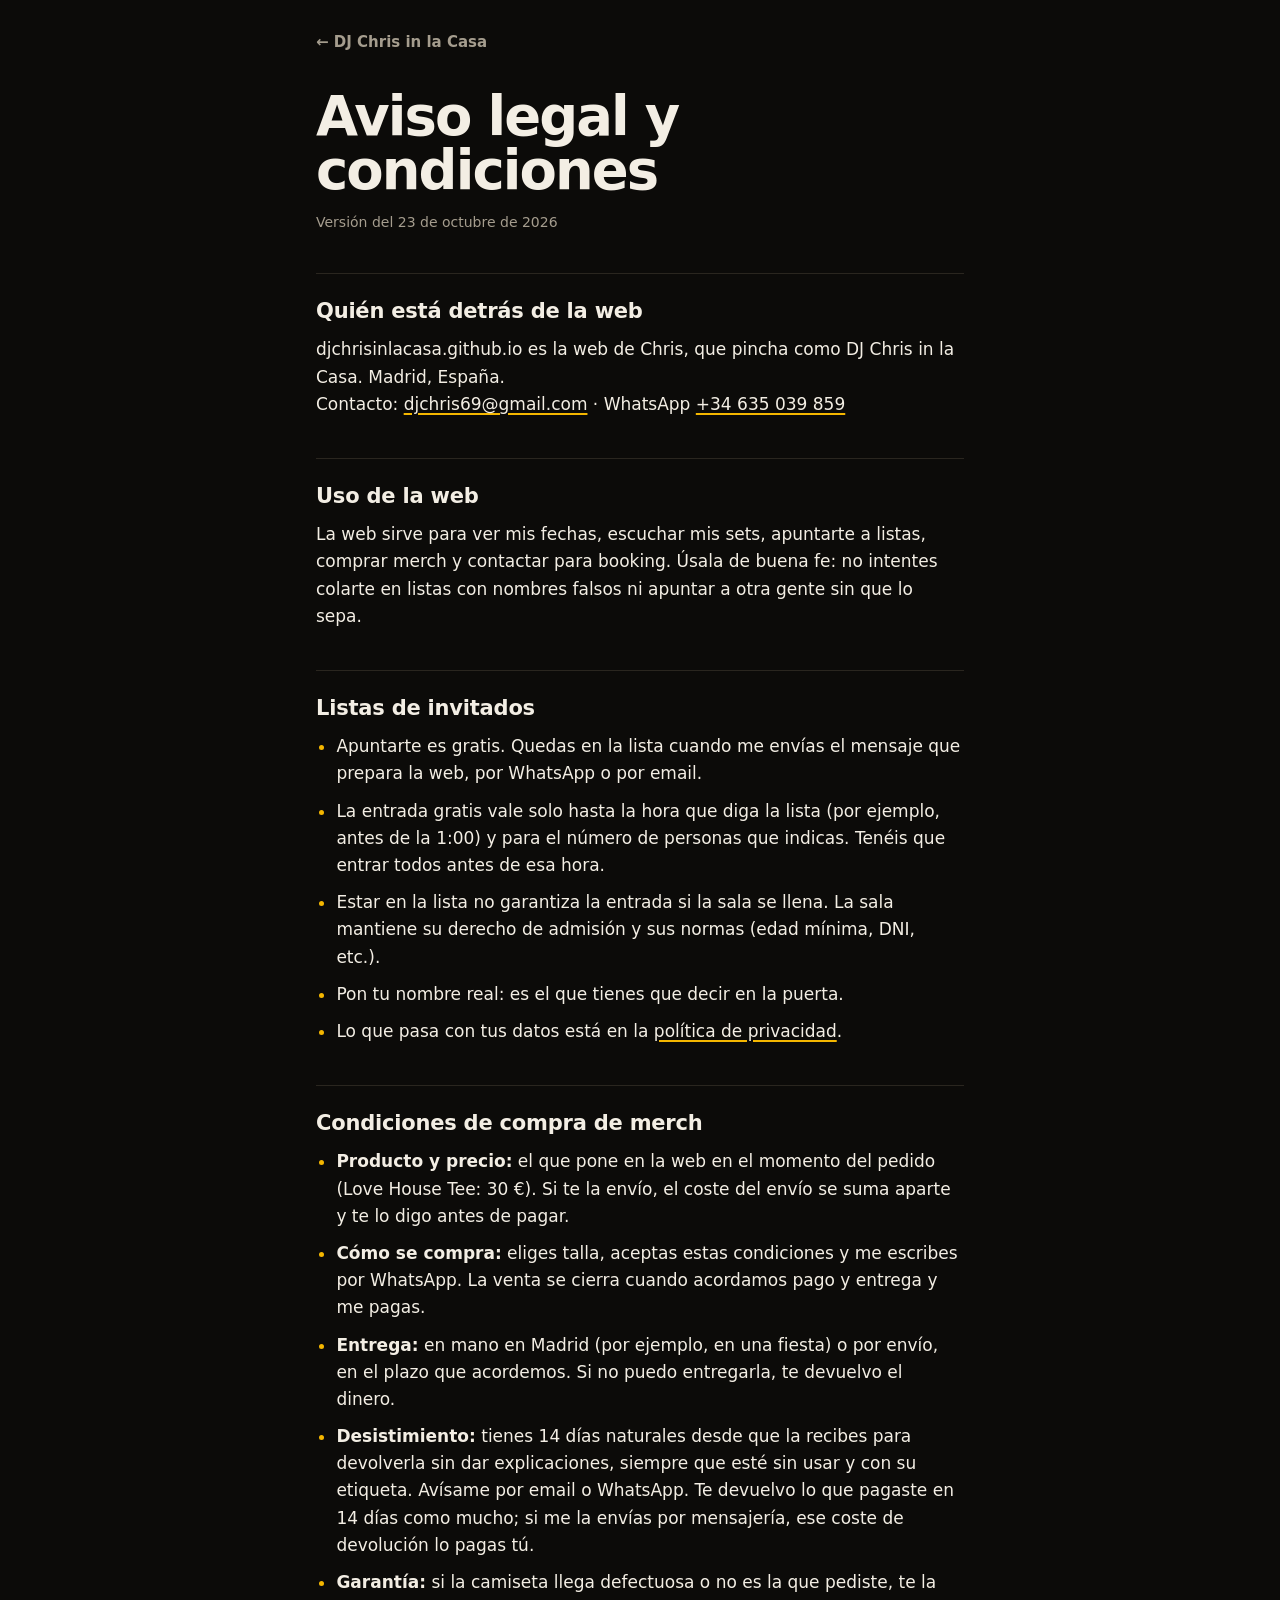
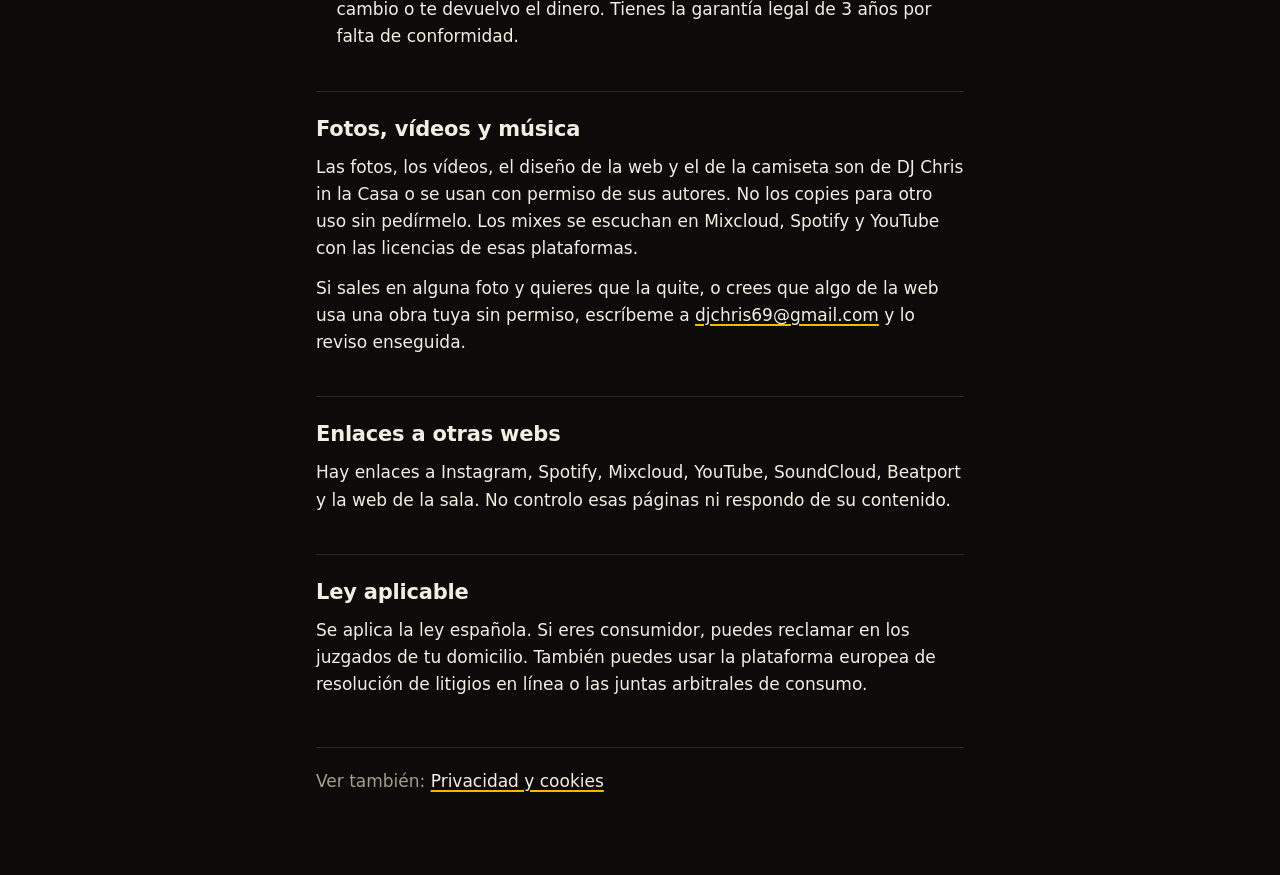
<file: condiciones.html>
<!doctype html>
<html lang="es">
<head>
<meta charset="utf-8">
<meta name="viewport" content="width=device-width, initial-scale=1">
<title>Aviso legal y condiciones · DJ Chris in la Casa</title>
<meta name="description" content="Aviso legal, condiciones de las listas de invitados y condiciones de compra de la web de DJ Chris in la Casa.">
<meta name="robots" content="noindex">
<meta name="theme-color" content="#0c0b09">
<link rel="stylesheet" href="legal.css">
</head>
<body>
<main class="legal">
  <a class="back" href="./">← DJ Chris in la Casa</a>
  <h1>Aviso legal y condiciones</h1>
  <p class="ver">Versión del 23 de octubre de 2026</p>

  <h2>Quién está detrás de la web</h2>
  <p>djchrisinlacasa.github.io es la web de Chris, que pincha como DJ Chris in la Casa. Madrid, España.<br>
  Contacto: <a href="mailto:djchris69@gmail.com">djchris69@gmail.com</a> · WhatsApp <a href="https://wa.me/34635039859" target="_blank" rel="noopener">+34 635 039 859</a></p>

  <h2>Uso de la web</h2>
  <p>La web sirve para ver mis fechas, escuchar mis sets, apuntarte a listas, comprar merch y contactar para booking. Úsala de buena fe: no intentes colarte en listas con nombres falsos ni apuntar a otra gente sin que lo sepa.</p>

  <h2 id="lista">Listas de invitados</h2>
  <ul>
    <li>Apuntarte es gratis. Quedas en la lista cuando me envías el mensaje que prepara la web, por WhatsApp o por email.</li>
    <li>La entrada gratis vale solo hasta la hora que diga la lista (por ejemplo, antes de la 1:00) y para el número de personas que indicas. Tenéis que entrar todos antes de esa hora.</li>
    <li>Estar en la lista no garantiza la entrada si la sala se llena. La sala mantiene su derecho de admisión y sus normas (edad mínima, DNI, etc.).</li>
    <li>Pon tu nombre real: es el que tienes que decir en la puerta.</li>
    <li>Lo que pasa con tus datos está en la <a href="privacidad.html">política de privacidad</a>.</li>
  </ul>

  <h2 id="compra">Condiciones de compra de merch</h2>
  <ul>
    <li><b>Producto y precio:</b> el que pone en la web en el momento del pedido (Love House Tee: 30 €). Si te la envío, el coste del envío se suma aparte y te lo digo antes de pagar.</li>
    <li><b>Cómo se compra:</b> eliges talla, aceptas estas condiciones y me escribes por WhatsApp. La venta se cierra cuando acordamos pago y entrega y me pagas.</li>
    <li><b>Entrega:</b> en mano en Madrid (por ejemplo, en una fiesta) o por envío, en el plazo que acordemos. Si no puedo entregarla, te devuelvo el dinero.</li>
    <li><b>Desistimiento:</b> tienes 14 días naturales desde que la recibes para devolverla sin dar explicaciones, siempre que esté sin usar y con su etiqueta. Avísame por email o WhatsApp. Te devuelvo lo que pagaste en 14 días como mucho; si me la envías por mensajería, ese coste de devolución lo pagas tú.</li>
    <li><b>Garantía:</b> si la camiseta llega defectuosa o no es la que pediste, te la cambio o te devuelvo el dinero. Tienes la garantía legal de 3 años por falta de conformidad.</li>
  </ul>

  <h2 id="imagenes">Fotos, vídeos y música</h2>
  <p>Las fotos, los vídeos, el diseño de la web y el de la camiseta son de DJ Chris in la Casa o se usan con permiso de sus autores. No los copies para otro uso sin pedírmelo. Los mixes se escuchan en Mixcloud, Spotify y YouTube con las licencias de esas plataformas.</p>
  <p>Si sales en alguna foto y quieres que la quite, o crees que algo de la web usa una obra tuya sin permiso, escríbeme a <a href="mailto:djchris69@gmail.com">djchris69@gmail.com</a> y lo reviso enseguida.</p>

  <h2>Enlaces a otras webs</h2>
  <p>Hay enlaces a Instagram, Spotify, Mixcloud, YouTube, SoundCloud, Beatport y la web de la sala. No controlo esas páginas ni respondo de su contenido.</p>

  <h2>Ley aplicable</h2>
  <p>Se aplica la ley española. Si eres consumidor, puedes reclamar en los juzgados de tu domicilio. También puedes usar la plataforma europea de resolución de litigios en línea o las juntas arbitrales de consumo.</p>

  <p class="also">Ver también: <a href="privacidad.html">Privacidad y cookies</a></p>
</main>
  <script data-goatcounter="https://djchris.goatcounter.com/count" async src="//gc.zgo.at/count.js"></script>
</body>
</html>
</file>
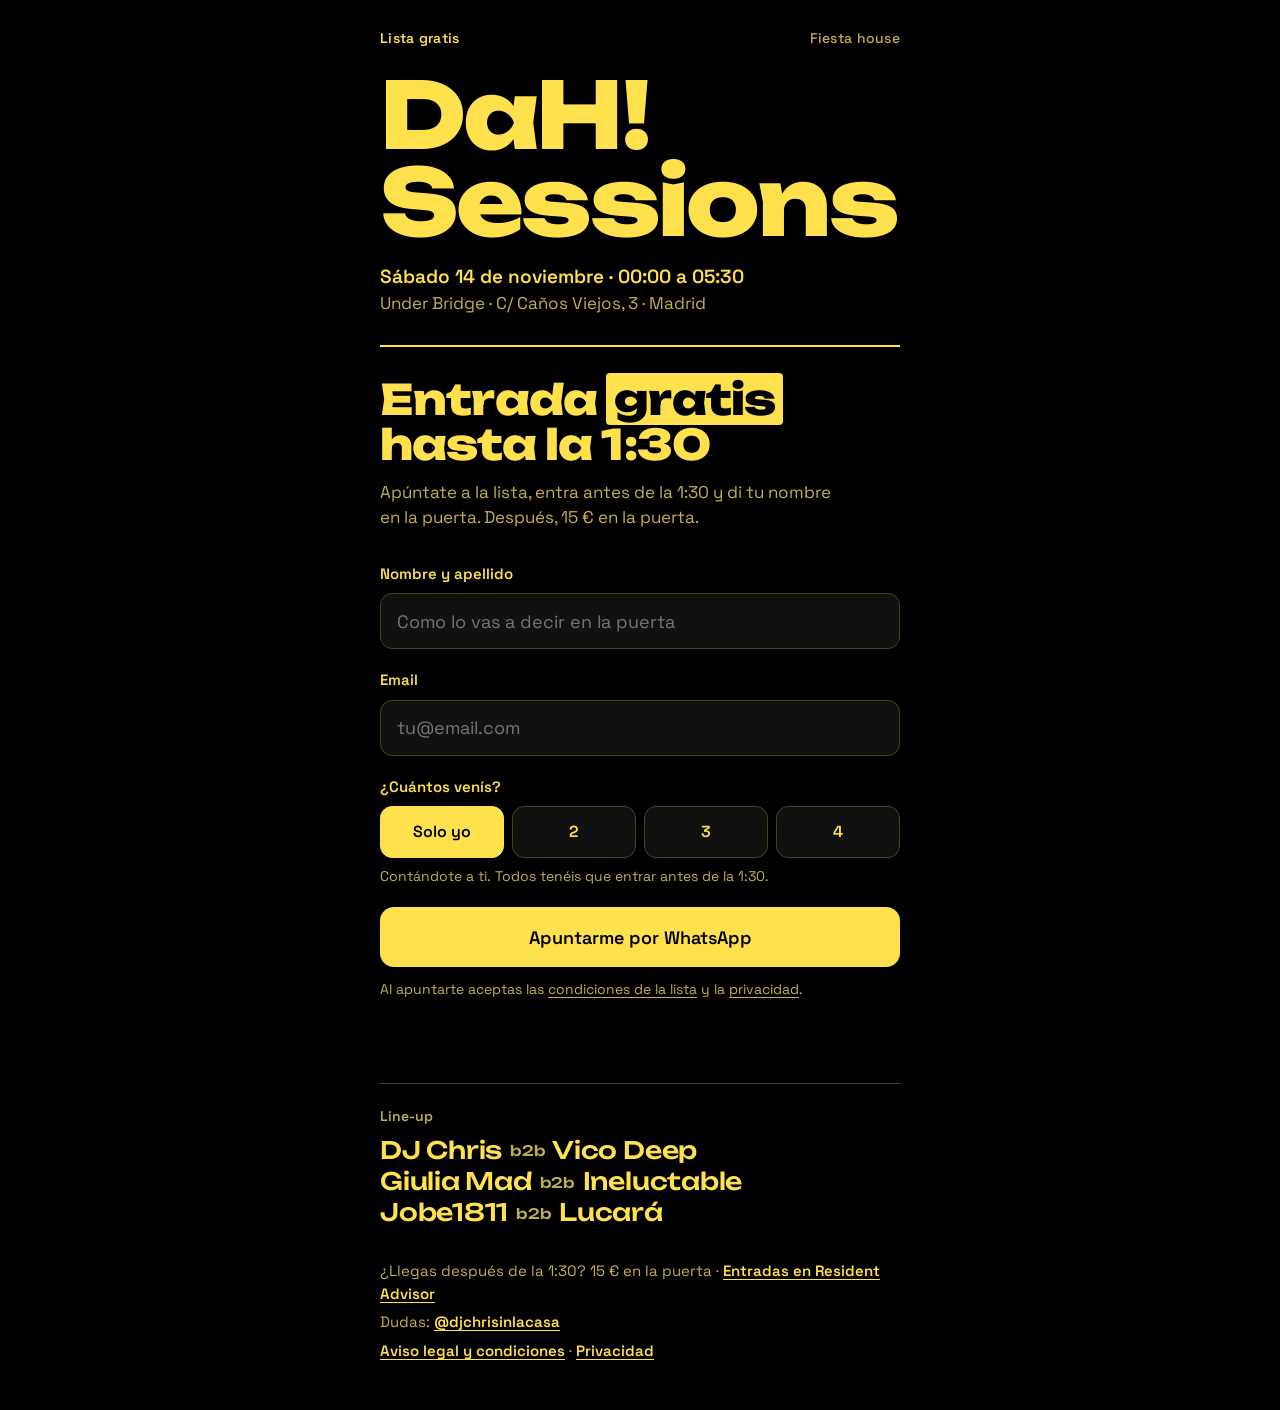
<file: lista-dah.html>
<!doctype html>
<html lang="es">
<head>
<meta charset="utf-8">
<meta name="viewport" content="width=device-width,initial-scale=1,viewport-fit=cover">
<title>Lista DaH! Sessions · 14 nov</title>
<meta name="description" content="DaH! Sessions, fiesta house. Sábado 14 de noviembre en Under Bridge, Madrid. Apúntate a la lista: entrada gratis hasta la 1:30.">
<meta property="og:title" content="Lista gratis hasta la 1:30 · DaH! Sessions 14 nov">
<meta property="og:description" content="DaH! Sessions en Under Bridge (Madrid), sábado 14 de noviembre. Apúntate y entra gratis antes de la 1:30.">
<meta property="og:type" content="website">
<meta name="theme-color" content="#000000">
<link rel="preconnect" href="https://fonts.googleapis.com">
<link rel="preconnect" href="https://fonts.gstatic.com" crossorigin>
<link href="https://fonts.googleapis.com/css2?family=Unbounded:wght@500;800&family=Space+Grotesk:wght@400;500;600&display=swap" rel="stylesheet">
<style>
  :root{
    --bg:#000000;      /* fondo negro */
    --paper:#111111;   /* cajas, casi negro */
    --ink:#FFE14D;     /* texto amarillo */
    --onink:#000000;   /* texto sobre blanco */
    --muted:#C2AE52;   /* amarillo apagado */
    --line:#4A4220;
    --volt:#FFE14D;
    --ok:#FFE14D;
    --err:#FF6B5E;
  }
  *{box-sizing:border-box;margin:0;padding:0}
  html{-webkit-text-size-adjust:100%;color-scheme:dark}
  body{
    background:var(--bg);color:var(--ink);
    font-family:"Space Grotesk",system-ui,sans-serif;
    font-size:17px;line-height:1.5;
    min-height:100svh;
  }
  .wrap{max-width:560px;margin:0 auto;padding:28px 20px 48px}

  header{padding-bottom:28px;border-bottom:2px solid var(--ink)}
  .top{display:flex;justify-content:space-between;align-items:baseline;gap:12px;
       font-weight:600;font-size:14px;letter-spacing:.02em}
  .top span:last-child{color:var(--muted);font-weight:500}
  h1{
    font-family:"Unbounded",sans-serif;font-weight:800;
    font-size:clamp(38px,12vw,92px);line-height:.95;letter-spacing:-.03em;
    margin:22px 0 18px;
  }
  .when{font-size:19px;font-weight:600;line-height:1.35}
  .where{color:var(--muted);margin-top:2px}

  .deal{padding:30px 0 6px}
  .deal h2{
    font-family:"Unbounded",sans-serif;font-weight:800;
    font-size:clamp(28px,8.2vw,42px);line-height:1.08;letter-spacing:-.02em;
  }
  .hl{background:var(--ink);color:var(--onink);padding:0 8px;border-radius:4px}
  .deal p{margin-top:12px;color:var(--muted);max-width:42ch}

  form{margin-top:26px;display:grid;gap:20px}
  label{display:block;font-weight:600;font-size:15px;margin-bottom:8px}
  input[type=text],input[type=email]{
    width:100%;height:56px;padding:0 16px;
    font:inherit;font-size:18px;color:var(--ink);
    background:var(--paper);border:1.5px solid var(--line);border-radius:12px;
    transition:border-color .15s ease;
  }
  input[type=text]:focus,input[type=email]:focus{outline:none;border-color:var(--ink)}
  .count{display:grid;grid-template-columns:repeat(4,1fr);gap:8px}
  .count input{position:absolute;opacity:0;pointer-events:none}
  .count label{
    margin:0;height:52px;display:grid;place-items:center;
    background:var(--paper);border:1.5px solid var(--line);border-radius:12px;
    font-size:16px;cursor:pointer;transition:border-color .15s ease,background .15s ease;
  }
  .count input:checked + label{background:var(--ink);border-color:var(--ink);color:var(--onink)}
  .count input:focus-visible + label{outline:3px solid var(--volt);outline-offset:2px}
  .hint{font-size:14px;color:var(--muted);margin-top:8px}
  .checks{display:grid;gap:12px}
  .chk{display:flex;gap:12px;align-items:flex-start;margin:0;font-weight:500;font-size:15px;line-height:1.4;cursor:pointer}
  .chk input{flex:none;width:24px;height:24px;margin:0;accent-color:var(--ink);cursor:pointer}
  .chk a{color:var(--ink);font-weight:600;text-underline-offset:3px}
  .chk.miss span{color:var(--err)}

  button{
    height:60px;width:100%;border:0;border-radius:14px;cursor:pointer;
    background:var(--ink);color:var(--onink);font:inherit;font-weight:600;font-size:18px;
    transition:transform .12s ease,opacity .15s ease;
  }
  .btns{display:grid;gap:10px}
  button.alt{background:var(--paper);color:var(--ink);border:1.5px solid var(--ink)}
  button:active{transform:scale(.98)}
  button:disabled{opacity:.55;cursor:default}
  button:focus-visible{outline:3px solid var(--volt);outline-offset:3px}
  .legal{margin-top:-8px}
  .legal a{color:var(--muted);text-underline-offset:3px}
  input.bad,input.bad:focus{border-color:var(--err)}
  .msg{font-size:15px;min-height:1.5em}
  .msg.err{color:var(--err)}

  .done{display:none;margin-top:26px;padding:24px;background:var(--paper);
        border:1.5px solid var(--ink);border-radius:16px}
  .done h3{font-family:"Unbounded",sans-serif;font-weight:800;font-size:28px;line-height:1.1;letter-spacing:-.02em}
  .done p{margin-top:10px;color:var(--muted)}
  .done .tick{color:var(--ok);font-weight:600;margin-bottom:6px}
  .shown .done{display:block;animation:in .25s ease-out}
  .shown form{display:none}
  @keyframes in{from{opacity:0;transform:translateY(6px)}to{opacity:1;transform:none}}

  section.lineup{margin-top:40px;padding-top:22px;border-top:1px solid var(--line)}
  .lineup h4{font-size:14px;font-weight:600;color:var(--muted);margin-bottom:8px}
  .lineup ul{list-style:none;font-family:"Unbounded",sans-serif;font-weight:500;
             font-size:24px;line-height:1.3;letter-spacing:-.01em}

  .b2b{font-size:.6em;color:var(--muted);vertical-align:.15em;margin:0 .15em}
  .info{margin-top:32px;font-size:15px;color:var(--muted);display:grid;gap:6px}
  .info a{color:var(--ink);font-weight:600;text-underline-offset:3px}

  @media (prefers-reduced-motion:reduce){*{animation:none!important;transition:none!important}}
</style>
</head>
<body>
<main class="wrap" id="app">
  <header>
    <div class="top"><span>Lista gratis</span><span>Fiesta house</span></div>
    <h1>DaH! Sessions</h1>
    <p class="when">Sábado 14 de noviembre · 00:00 a 05:30</p>
    <p class="where">Under Bridge · C/ Caños Viejos, 3 · Madrid</p>
  </header>

  <div class="deal">
    <h2>Entrada <span class="hl">gratis</span> hasta la 1:30</h2>
    <p>Apúntate a la lista, entra antes de la 1:30 y di tu nombre en la puerta. Después, 15&nbsp;€ en la puerta.</p>
  </div>

  <form id="f" novalidate>
    <div>
      <label for="nombre">Nombre y apellido</label>
      <input type="text" id="nombre" name="nombre" autocomplete="name" required maxlength="60" placeholder="Como lo vas a decir en la puerta">
    </div>

    <div>
      <label for="email">Email</label>
      <input type="email" id="email" name="email" autocomplete="email" inputmode="email" required maxlength="80" placeholder="tu@email.com">
    </div>

    <fieldset style="border:0">
      <legend style="font-weight:600;font-size:15px;margin-bottom:8px">¿Cuántos venís?</legend>
      <div class="count">
        <input type="radio" name="personas" id="p1" value="1" checked><label for="p1">Solo yo</label>
        <input type="radio" name="personas" id="p2" value="2"><label for="p2">2</label>
        <input type="radio" name="personas" id="p3" value="3"><label for="p3">3</label>
        <input type="radio" name="personas" id="p4" value="4"><label for="p4">4</label>
      </div>
      <p class="hint">Contándote a ti. Todos tenéis que entrar antes de la 1:30.</p>
    </fieldset>

    <div class="btns">
      <button type="submit" id="btn">Apuntarme por WhatsApp</button>
    </div>
    <p class="hint legal">Al apuntarte aceptas las <a href="condiciones.html#lista" target="_blank">condiciones de la lista</a> y la <a href="privacidad.html" target="_blank">privacidad</a>.</p>
    <p class="msg" id="msg" role="status" aria-live="polite"></p>
  </form>

  <div class="done" id="done" tabindex="-1">
    <p class="tick">Mensaje preparado ✓</p>
    <h3 id="doneTitle">Ya casi</h3>
    <p>Dale a enviar en <span id="doneVia">WhatsApp</span> y quedas en la lista. Luego, el sábado 14, entra antes de la 1:30 y di tu nombre en la puerta.</p>
  </div>

  <section class="lineup">
    <h4>Line-up</h4>
    <ul>
      <li>DJ Chris <span class="b2b">b2b</span> Vico Deep</li>
      <li>Giulia Mad <span class="b2b">b2b</span> Ineluctable</li>
      <li>Jobe1811 <span class="b2b">b2b</span> Lucará</li>
    </ul>
  </section>

  <div class="info">
    <p>¿Llegas después de la 1:30? 15&nbsp;€ en la puerta · <a href="https://ra.co/events/2570341" target="_blank" rel="noopener">Entradas en Resident Advisor</a></p>
    <p>Dudas: <a href="https://instagram.com/djchrisinlacasa" target="_blank" rel="noopener">@djchrisinlacasa</a></p>
    <p><a href="condiciones.html">Aviso legal y condiciones</a> · <a href="privacidad.html">Privacidad</a></p>
  </div>
</main>

<script>
(function(){
  // Número de WhatsApp de Chris con prefijo de país, sin + ni espacios (ej. 34600111222)
  var WHATSAPP = "34635039859";
  var app = document.getElementById("app");
  var f = document.getElementById("f");
  var msg = document.getElementById("msg");
  var done = document.getElementById("done");
  var title = document.getElementById("doneTitle");

  var MAIL = "djchris69@gmail.com";
  // URL de la app de Google Apps Script que guarda cada apuntado en tu hoja de Google Sheets
  var SHEET_URL = "";
  function guardar(datos){
    if(!SHEET_URL) return;
    try{ fetch(SHEET_URL, {method:"POST", mode:"no-cors", keepalive:true, body:new URLSearchParams(datos)}).catch(function(){}); }catch(e){}
  }
  function showDone(name, via){
    document.getElementById("doneVia").textContent = via === "mail" ? "tu correo" : "WhatsApp";
    title.textContent = name ? "Ya casi, " + name.split(" ")[0] : "Ya casi";
    app.classList.add("shown");
    done.focus({preventScroll:true});
  }

  function enviar(via){
    msg.className = "msg"; msg.textContent = "";
    f.nombre.classList.remove("bad"); f.email.classList.remove("bad");
    var nombre = f.nombre.value.trim().replace(/\s+/g," ");
    if(nombre.length < 3 || nombre.indexOf(" ") === -1){
      msg.className = "msg err";
      msg.textContent = "Pon nombre y apellido, así te encuentran en la puerta.";
      f.nombre.classList.add("bad");
      f.nombre.focus();
      return;
    }
    var email = f.email.value.trim();
    if(!/^[^\s@]+@[^\s@]+\.[^\s@]{2,}$/.test(email)){
      msg.className = "msg err";
      msg.textContent = "Pon un email válido.";
      f.email.classList.add("bad");
      f.email.focus();
      return;
    }
    var personas = f.querySelector("input[name=personas]:checked").value;
    var texto = "Hola Chris, apúntame a la lista de DaH! Sessions (sábado 14 de noviembre):\n" +
                nombre + " — " + (personas === "1" ? "1 persona" : personas + " personas") +
                "\nEmail: " + email;
    guardar({fiesta:"DaH! Sessions 14 nov", nombre:nombre, email:email, personas:personas, canal: via === "mail" ? "Email" : "WhatsApp"});
    if(via === "mail"){
      location.href = "mailto:" + MAIL + "?subject=" + encodeURIComponent("Lista DaH! Sessions 14 nov: " + nombre) +
                      "&body=" + encodeURIComponent(texto);
    } else {
      window.open("https://wa.me/" + WHATSAPP + "?text=" + encodeURIComponent(texto), "_blank", "noopener");
    }
    showDone(nombre, via);
  }
  f.addEventListener("submit", function(ev){ ev.preventDefault(); enviar("wa"); });
})();
</script>
  <script data-goatcounter="https://djchris.goatcounter.com/count" async src="//gc.zgo.at/count.js"></script>
</body>
</html>
</file>
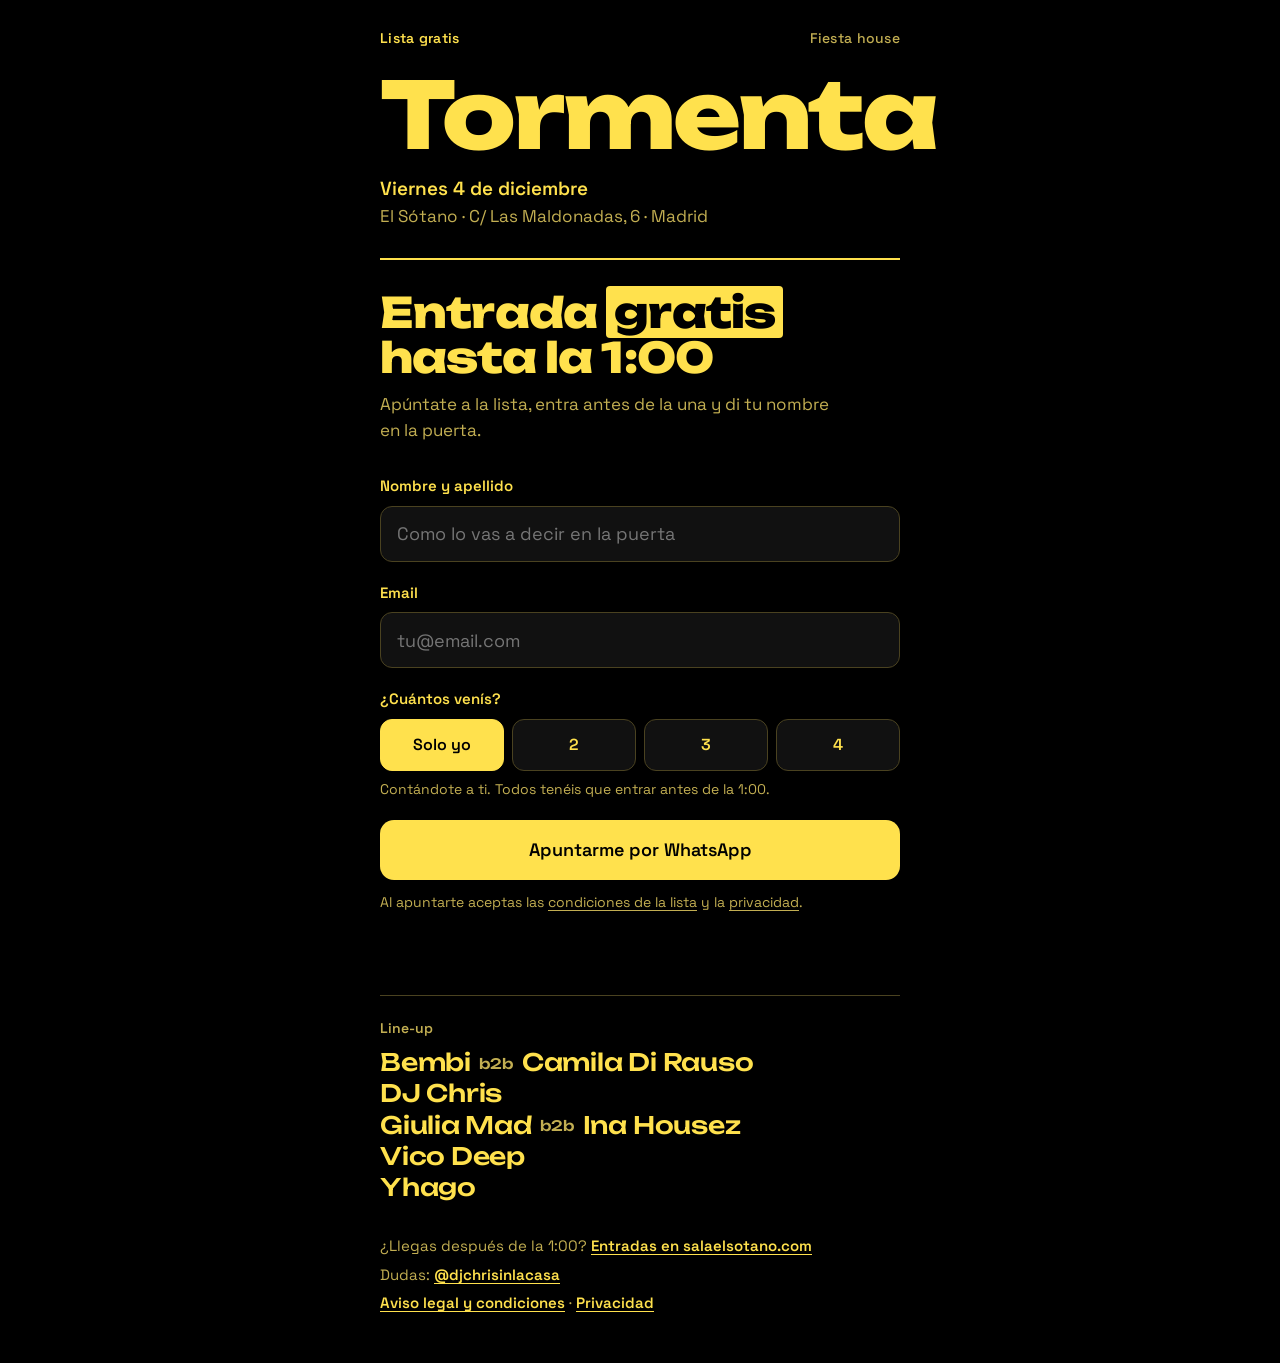
<file: lista.html>
<!doctype html>
<html lang="es">
<head>
<meta charset="utf-8">
<meta name="viewport" content="width=device-width,initial-scale=1,viewport-fit=cover">
<title>Lista Tormenta · 4 dic</title>
<meta name="description" content="Tormenta, fiesta house. Viernes 4 de diciembre en El Sótano, Madrid. Apúntate a la lista: entrada gratis hasta la 1:00.">
<meta property="og:title" content="Lista gratis hasta la 1:00 · Tormenta 4 dic">
<meta property="og:description" content="Tormenta en El Sótano (Madrid), viernes 4 de diciembre. Apúntate y entra gratis antes de la 1:00.">
<meta property="og:type" content="website">
<meta name="theme-color" content="#000000">
<link rel="preconnect" href="https://fonts.googleapis.com">
<link rel="preconnect" href="https://fonts.gstatic.com" crossorigin>
<link href="https://fonts.googleapis.com/css2?family=Unbounded:wght@500;800&family=Space+Grotesk:wght@400;500;600&display=swap" rel="stylesheet">
<style>
  :root{
    --bg:#000000;      /* fondo negro */
    --paper:#111111;   /* cajas, casi negro */
    --ink:#FFE14D;     /* texto amarillo */
    --onink:#000000;   /* texto sobre blanco */
    --muted:#C2AE52;   /* amarillo apagado */
    --line:#4A4220;
    --volt:#FFE14D;
    --ok:#FFE14D;
    --err:#FF6B5E;
  }
  *{box-sizing:border-box;margin:0;padding:0}
  html{-webkit-text-size-adjust:100%;color-scheme:dark}
  body{
    background:var(--bg);color:var(--ink);
    font-family:"Space Grotesk",system-ui,sans-serif;
    font-size:17px;line-height:1.5;
    min-height:100svh;
  }
  .wrap{max-width:560px;margin:0 auto;padding:28px 20px 48px}

  header{padding-bottom:28px;border-bottom:2px solid var(--ink)}
  .top{display:flex;justify-content:space-between;align-items:baseline;gap:12px;
       font-weight:600;font-size:14px;letter-spacing:.02em}
  .top span:last-child{color:var(--muted);font-weight:500}
  h1{
    font-family:"Unbounded",sans-serif;font-weight:800;
    font-size:clamp(38px,12vw,92px);line-height:.95;letter-spacing:-.03em;
    margin:22px 0 18px;
  }
  .when{font-size:19px;font-weight:600;line-height:1.35}
  .where{color:var(--muted);margin-top:2px}

  .deal{padding:30px 0 6px}
  .deal h2{
    font-family:"Unbounded",sans-serif;font-weight:800;
    font-size:clamp(28px,8.2vw,42px);line-height:1.08;letter-spacing:-.02em;
  }
  .hl{background:var(--ink);color:var(--onink);padding:0 8px;border-radius:4px}
  .deal p{margin-top:12px;color:var(--muted);max-width:42ch}

  form{margin-top:26px;display:grid;gap:20px}
  label{display:block;font-weight:600;font-size:15px;margin-bottom:8px}
  input[type=text],input[type=email]{
    width:100%;height:56px;padding:0 16px;
    font:inherit;font-size:18px;color:var(--ink);
    background:var(--paper);border:1.5px solid var(--line);border-radius:12px;
    transition:border-color .15s ease;
  }
  input[type=text]:focus,input[type=email]:focus{outline:none;border-color:var(--ink)}
  .count{display:grid;grid-template-columns:repeat(4,1fr);gap:8px}
  .count input{position:absolute;opacity:0;pointer-events:none}
  .count label{
    margin:0;height:52px;display:grid;place-items:center;
    background:var(--paper);border:1.5px solid var(--line);border-radius:12px;
    font-size:16px;cursor:pointer;transition:border-color .15s ease,background .15s ease;
  }
  .count input:checked + label{background:var(--ink);border-color:var(--ink);color:var(--onink)}
  .count input:focus-visible + label{outline:3px solid var(--volt);outline-offset:2px}
  .hint{font-size:14px;color:var(--muted);margin-top:8px}
  .checks{display:grid;gap:12px}
  .chk{display:flex;gap:12px;align-items:flex-start;margin:0;font-weight:500;font-size:15px;line-height:1.4;cursor:pointer}
  .chk input{flex:none;width:24px;height:24px;margin:0;accent-color:var(--ink);cursor:pointer}
  .chk a{color:var(--ink);font-weight:600;text-underline-offset:3px}
  .chk.miss span{color:var(--err)}

  button{
    height:60px;width:100%;border:0;border-radius:14px;cursor:pointer;
    background:var(--ink);color:var(--onink);font:inherit;font-weight:600;font-size:18px;
    transition:transform .12s ease,opacity .15s ease;
  }
  .btns{display:grid;gap:10px}
  button.alt{background:var(--paper);color:var(--ink);border:1.5px solid var(--ink)}
  button:active{transform:scale(.98)}
  button:disabled{opacity:.55;cursor:default}
  button:focus-visible{outline:3px solid var(--volt);outline-offset:3px}
  .legal{margin-top:-8px}
  .legal a{color:var(--muted);text-underline-offset:3px}
  input.bad,input.bad:focus{border-color:var(--err)}
  .msg{font-size:15px;min-height:1.5em}
  .msg.err{color:var(--err)}

  .done{display:none;margin-top:26px;padding:24px;background:var(--paper);
        border:1.5px solid var(--ink);border-radius:16px}
  .done h3{font-family:"Unbounded",sans-serif;font-weight:800;font-size:28px;line-height:1.1;letter-spacing:-.02em}
  .done p{margin-top:10px;color:var(--muted)}
  .done .tick{color:var(--ok);font-weight:600;margin-bottom:6px}
  .shown .done{display:block;animation:in .25s ease-out}
  .shown form{display:none}
  @keyframes in{from{opacity:0;transform:translateY(6px)}to{opacity:1;transform:none}}

  section.lineup{margin-top:40px;padding-top:22px;border-top:1px solid var(--line)}
  .lineup h4{font-size:14px;font-weight:600;color:var(--muted);margin-bottom:8px}
  .lineup ul{list-style:none;font-family:"Unbounded",sans-serif;font-weight:500;
             font-size:24px;line-height:1.3;letter-spacing:-.01em}

  .b2b{font-size:.6em;color:var(--muted);vertical-align:.15em;margin:0 .15em}
  .info{margin-top:32px;font-size:15px;color:var(--muted);display:grid;gap:6px}
  .info a{color:var(--ink);font-weight:600;text-underline-offset:3px}

  @media (prefers-reduced-motion:reduce){*{animation:none!important;transition:none!important}}
</style>
</head>
<body>
<main class="wrap" id="app">
  <header>
    <div class="top"><span>Lista gratis</span><span>Fiesta house</span></div>
    <h1>Tormenta</h1>
    <p class="when">Viernes 4 de diciembre</p>
    <p class="where">El Sótano · C/ Las Maldonadas, 6 · Madrid</p>
  </header>

  <div class="deal">
    <h2>Entrada <span class="hl">gratis</span> hasta la 1:00</h2>
    <p>Apúntate a la lista, entra antes de la una y di tu nombre en la puerta.</p>
  </div>

  <form id="f" novalidate>
    <div>
      <label for="nombre">Nombre y apellido</label>
      <input type="text" id="nombre" name="nombre" autocomplete="name" required maxlength="60" placeholder="Como lo vas a decir en la puerta">
    </div>

    <div>
      <label for="email">Email</label>
      <input type="email" id="email" name="email" autocomplete="email" inputmode="email" required maxlength="80" placeholder="tu@email.com">
    </div>

    <fieldset style="border:0">
      <legend style="font-weight:600;font-size:15px;margin-bottom:8px">¿Cuántos venís?</legend>
      <div class="count">
        <input type="radio" name="personas" id="p1" value="1" checked><label for="p1">Solo yo</label>
        <input type="radio" name="personas" id="p2" value="2"><label for="p2">2</label>
        <input type="radio" name="personas" id="p3" value="3"><label for="p3">3</label>
        <input type="radio" name="personas" id="p4" value="4"><label for="p4">4</label>
      </div>
      <p class="hint">Contándote a ti. Todos tenéis que entrar antes de la 1:00.</p>
    </fieldset>

    <div class="btns">
      <button type="submit" id="btn">Apuntarme por WhatsApp</button>
    </div>
    <p class="hint legal">Al apuntarte aceptas las <a href="condiciones.html#lista" target="_blank">condiciones de la lista</a> y la <a href="privacidad.html" target="_blank">privacidad</a>.</p>
    <p class="msg" id="msg" role="status" aria-live="polite"></p>
  </form>

  <div class="done" id="done" tabindex="-1">
    <p class="tick">Mensaje preparado ✓</p>
    <h3 id="doneTitle">Ya casi</h3>
    <p>Dale a enviar en <span id="doneVia">WhatsApp</span> y quedas en la lista. Luego, el viernes 4, entra antes de la 1:00 y di tu nombre en la puerta.</p>
  </div>

  <section class="lineup">
    <h4>Line-up</h4>
    <ul>
      <li>Bembi <span class="b2b">b2b</span> Camila Di Rauso</li>
      <li>DJ Chris</li>
      <li>Giulia Mad <span class="b2b">b2b</span> Ina Housez</li>
      <li>Vico Deep</li>
      <li>Yhago</li>
    </ul>
  </section>

  <div class="info">
    <p>¿Llegas después de la 1:00? <a href="https://salaelsotano.com" target="_blank" rel="noopener">Entradas en salaelsotano.com</a></p>
    <p>Dudas: <a href="https://instagram.com/djchrisinlacasa" target="_blank" rel="noopener">@djchrisinlacasa</a></p>
    <p><a href="condiciones.html">Aviso legal y condiciones</a> · <a href="privacidad.html">Privacidad</a></p>
  </div>
</main>

<script>
(function(){
  // Número de WhatsApp de Chris con prefijo de país, sin + ni espacios (ej. 34600111222)
  var WHATSAPP = "34635039859";
  var app = document.getElementById("app");
  var f = document.getElementById("f");
  var msg = document.getElementById("msg");
  var done = document.getElementById("done");
  var title = document.getElementById("doneTitle");

  var MAIL = "djchris69@gmail.com";
  // URL de la app de Google Apps Script que guarda cada apuntado en tu hoja de Google Sheets
  var SHEET_URL = "";
  function guardar(datos){
    if(!SHEET_URL) return;
    try{ fetch(SHEET_URL, {method:"POST", mode:"no-cors", keepalive:true, body:new URLSearchParams(datos)}).catch(function(){}); }catch(e){}
  }
  function showDone(name, via){
    document.getElementById("doneVia").textContent = via === "mail" ? "tu correo" : "WhatsApp";
    title.textContent = name ? "Ya casi, " + name.split(" ")[0] : "Ya casi";
    app.classList.add("shown");
    done.focus({preventScroll:true});
  }

  function enviar(via){
    msg.className = "msg"; msg.textContent = "";
    f.nombre.classList.remove("bad"); f.email.classList.remove("bad");
    var nombre = f.nombre.value.trim().replace(/\s+/g," ");
    if(nombre.length < 3 || nombre.indexOf(" ") === -1){
      msg.className = "msg err";
      msg.textContent = "Pon nombre y apellido, así te encuentran en la puerta.";
      f.nombre.classList.add("bad");
      f.nombre.focus();
      return;
    }
    var email = f.email.value.trim();
    if(!/^[^\s@]+@[^\s@]+\.[^\s@]{2,}$/.test(email)){
      msg.className = "msg err";
      msg.textContent = "Pon un email válido.";
      f.email.classList.add("bad");
      f.email.focus();
      return;
    }
    var personas = f.querySelector("input[name=personas]:checked").value;
    var texto = "Hola Chris, apúntame a la lista de Tormenta (viernes 4 de diciembre):\n" +
                nombre + " — " + (personas === "1" ? "1 persona" : personas + " personas") +
                "\nEmail: " + email;
    guardar({fiesta:"Tormenta 4 dic", nombre:nombre, email:email, personas:personas, canal: via === "mail" ? "Email" : "WhatsApp"});
    if(via === "mail"){
      location.href = "mailto:" + MAIL + "?subject=" + encodeURIComponent("Lista Tormenta 4 dic: " + nombre) +
                      "&body=" + encodeURIComponent(texto);
    } else {
      window.open("https://wa.me/" + WHATSAPP + "?text=" + encodeURIComponent(texto), "_blank", "noopener");
    }
    showDone(nombre, via);
  }
  f.addEventListener("submit", function(ev){ ev.preventDefault(); enviar("wa"); });
})();
</script>
  <script data-goatcounter="https://djchris.goatcounter.com/count" async src="//gc.zgo.at/count.js"></script>
</body>
</html>
</file>
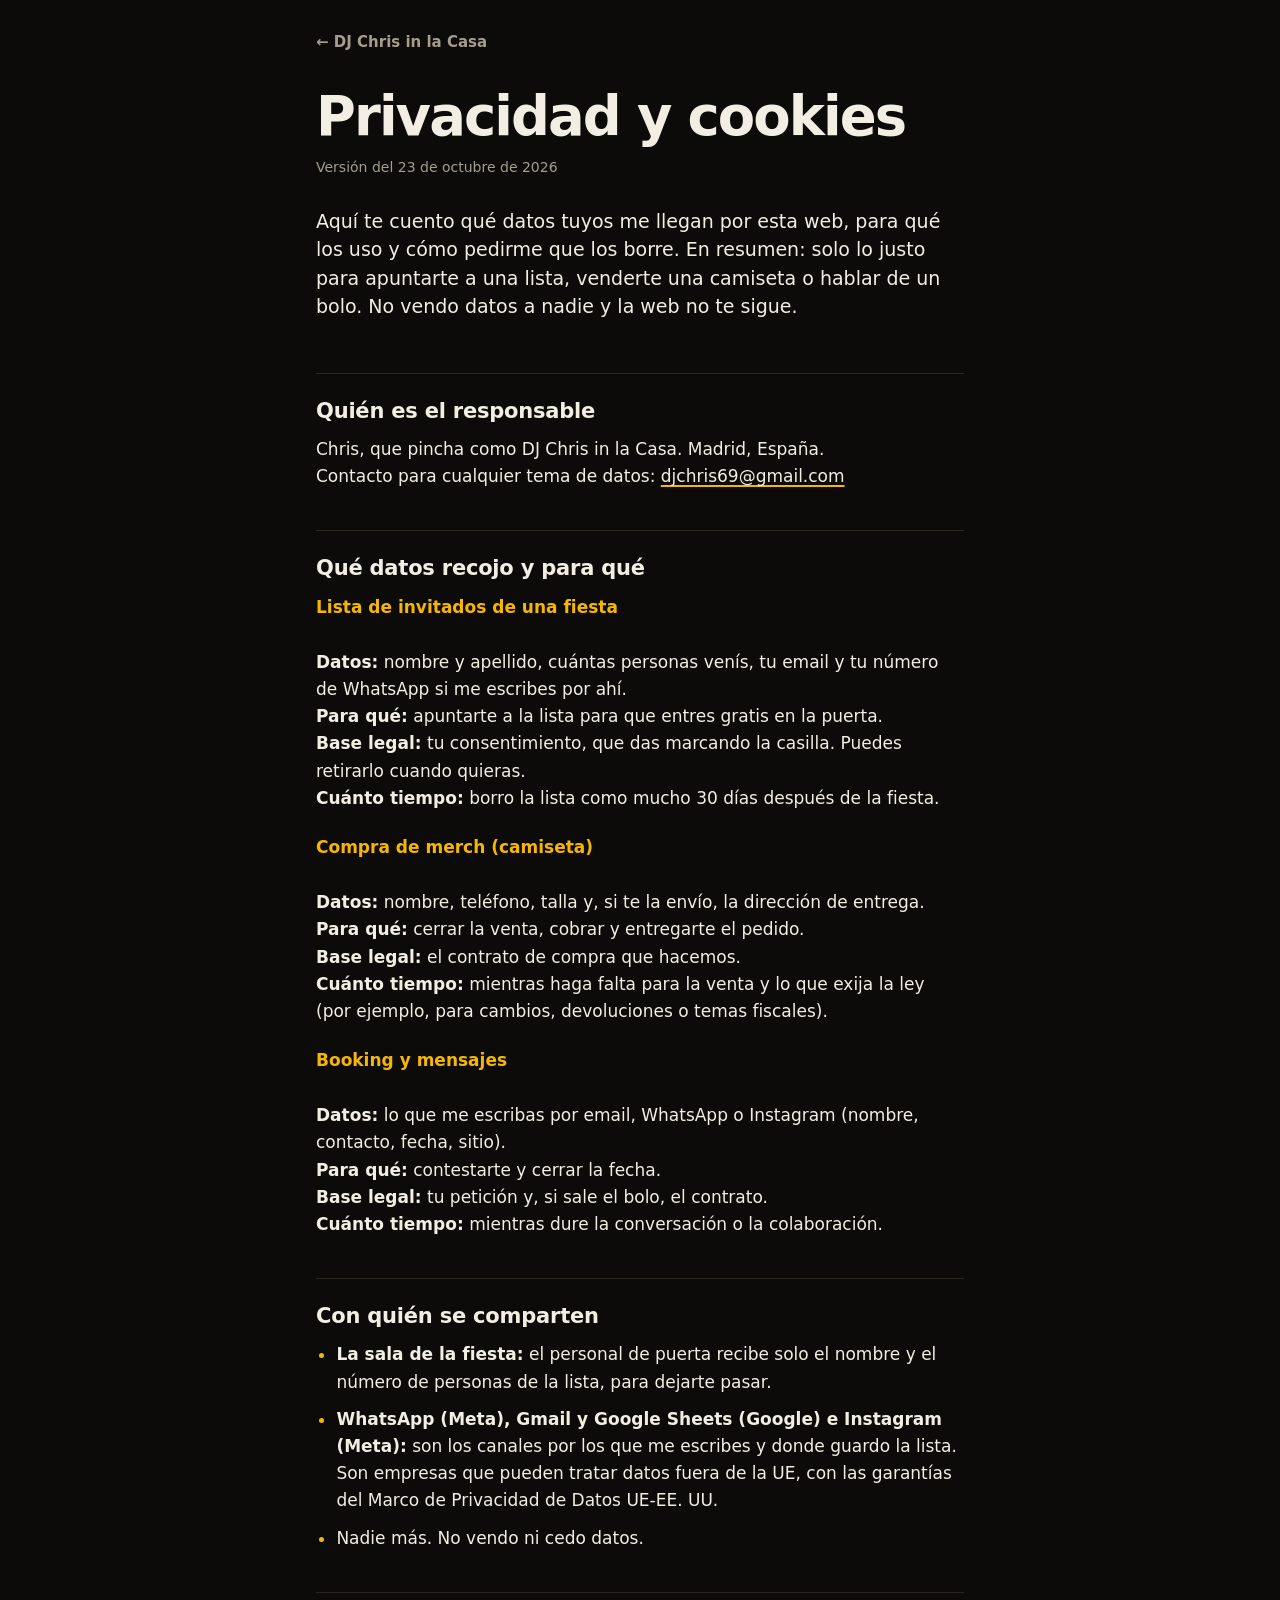
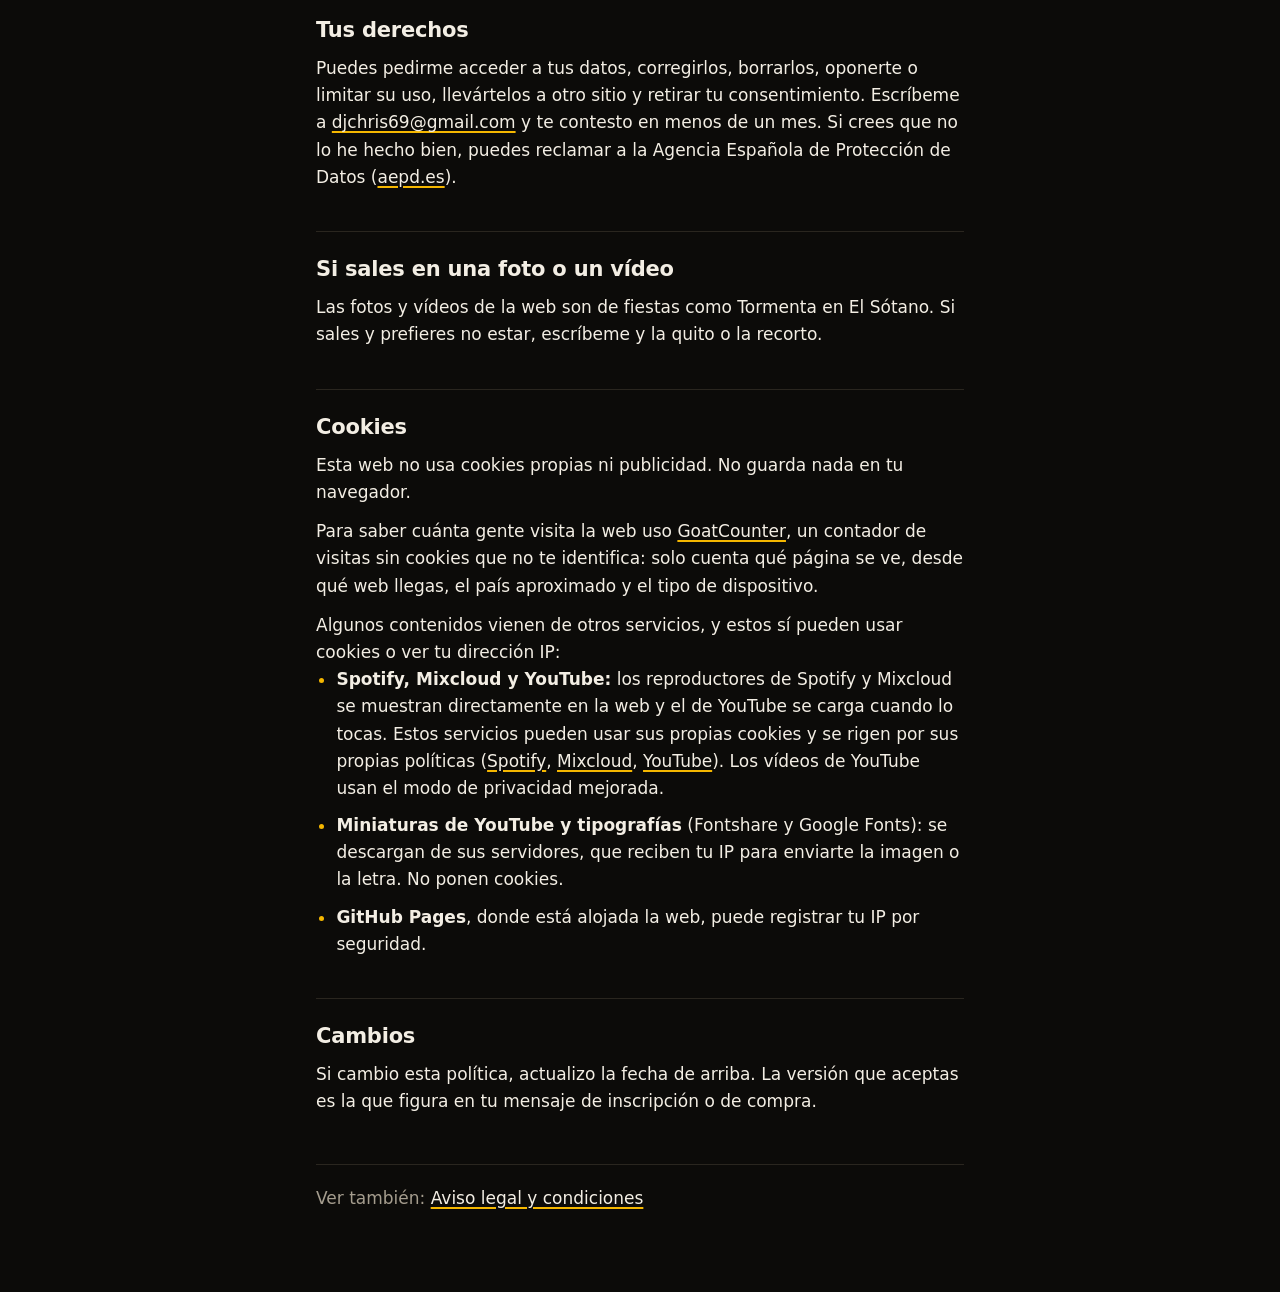
<file: privacidad.html>
<!doctype html>
<html lang="es">
<head>
<meta charset="utf-8">
<meta name="viewport" content="width=device-width, initial-scale=1">
<title>Privacidad y cookies · DJ Chris in la Casa</title>
<meta name="description" content="Qué datos recoge la web de DJ Chris in la Casa, para qué y cómo pedir que se borren.">
<meta name="robots" content="noindex">
<meta name="theme-color" content="#0c0b09">
<link rel="stylesheet" href="legal.css">
</head>
<body>
<main class="legal">
  <a class="back" href="./">← DJ Chris in la Casa</a>
  <h1>Privacidad y cookies</h1>
  <p class="ver">Versión del 23 de octubre de 2026</p>

  <p class="lead">Aquí te cuento qué datos tuyos me llegan por esta web, para qué los uso y cómo pedirme que los borre. En resumen: solo lo justo para apuntarte a una lista, venderte una camiseta o hablar de un bolo. No vendo datos a nadie y la web no te sigue.</p>

  <h2>Quién es el responsable</h2>
  <p>Chris, que pincha como DJ Chris in la Casa. Madrid, España.<br>
  Contacto para cualquier tema de datos: <a href="mailto:djchris69@gmail.com?subject=Mis%20datos">djchris69@gmail.com</a></p>

  <h2>Qué datos recojo y para qué</h2>
  <dl>
    <dt>Lista de invitados de una fiesta</dt>
    <dd><b>Datos:</b> nombre y apellido, cuántas personas venís, tu email y tu número de WhatsApp si me escribes por ahí.<br>
    <b>Para qué:</b> apuntarte a la lista para que entres gratis en la puerta.<br>
    <b>Base legal:</b> tu consentimiento, que das marcando la casilla. Puedes retirarlo cuando quieras.<br>
    <b>Cuánto tiempo:</b> borro la lista como mucho 30 días después de la fiesta.</dd>

    <dt>Compra de merch (camiseta)</dt>
    <dd><b>Datos:</b> nombre, teléfono, talla y, si te la envío, la dirección de entrega.<br>
    <b>Para qué:</b> cerrar la venta, cobrar y entregarte el pedido.<br>
    <b>Base legal:</b> el contrato de compra que hacemos.<br>
    <b>Cuánto tiempo:</b> mientras haga falta para la venta y lo que exija la ley (por ejemplo, para cambios, devoluciones o temas fiscales).</dd>

    <dt>Booking y mensajes</dt>
    <dd><b>Datos:</b> lo que me escribas por email, WhatsApp o Instagram (nombre, contacto, fecha, sitio).<br>
    <b>Para qué:</b> contestarte y cerrar la fecha.<br>
    <b>Base legal:</b> tu petición y, si sale el bolo, el contrato.<br>
    <b>Cuánto tiempo:</b> mientras dure la conversación o la colaboración.</dd>
  </dl>

  <h2>Con quién se comparten</h2>
  <ul>
    <li><b>La sala de la fiesta:</b> el personal de puerta recibe solo el nombre y el número de personas de la lista, para dejarte pasar.</li>
    <li><b>WhatsApp (Meta), Gmail y Google Sheets (Google) e Instagram (Meta):</b> son los canales por los que me escribes y donde guardo la lista. Son empresas que pueden tratar datos fuera de la UE, con las garantías del Marco de Privacidad de Datos UE-EE. UU.</li>
    <li>Nadie más. No vendo ni cedo datos.</li>
  </ul>

  <h2>Tus derechos</h2>
  <p>Puedes pedirme acceder a tus datos, corregirlos, borrarlos, oponerte o limitar su uso, llevártelos a otro sitio y retirar tu consentimiento. Escríbeme a <a href="mailto:djchris69@gmail.com?subject=Mis%20datos">djchris69@gmail.com</a> y te contesto en menos de un mes. Si crees que no lo he hecho bien, puedes reclamar a la Agencia Española de Protección de Datos (<a href="https://www.aepd.es" target="_blank" rel="noopener">aepd.es</a>).</p>

  <h2 id="fotos">Si sales en una foto o un vídeo</h2>
  <p>Las fotos y vídeos de la web son de fiestas como Tormenta en El Sótano. Si sales y prefieres no estar, escríbeme y la quito o la recorto.</p>

  <h2 id="cookies">Cookies</h2>
  <p>Esta web no usa cookies propias ni publicidad. No guarda nada en tu navegador.</p>
  <p>Para saber cuánta gente visita la web uso <a href="https://www.goatcounter.com/help/privacy" target="_blank" rel="noopener">GoatCounter</a>, un contador de visitas sin cookies que no te identifica: solo cuenta qué página se ve, desde qué web llegas, el país aproximado y el tipo de dispositivo.</p>
  <p>Algunos contenidos vienen de otros servicios, y estos sí pueden usar cookies o ver tu dirección IP:</p>
  <ul>
    <li><b>Spotify, Mixcloud y YouTube:</b> los reproductores de Spotify y Mixcloud se muestran directamente en la web y el de YouTube se carga cuando lo tocas. Estos servicios pueden usar sus propias cookies y se rigen por sus propias políticas (<a href="https://www.spotify.com/es/legal/privacy-policy/" target="_blank" rel="noopener">Spotify</a>, <a href="https://www.mixcloud.com/privacy/" target="_blank" rel="noopener">Mixcloud</a>, <a href="https://policies.google.com/privacy?hl=es" target="_blank" rel="noopener">YouTube</a>). Los vídeos de YouTube usan el modo de privacidad mejorada.</li>
    <li><b>Miniaturas de YouTube y tipografías</b> (Fontshare y Google Fonts): se descargan de sus servidores, que reciben tu IP para enviarte la imagen o la letra. No ponen cookies.</li>
    <li><b>GitHub Pages</b>, donde está alojada la web, puede registrar tu IP por seguridad.</li>
  </ul>

  <h2>Cambios</h2>
  <p>Si cambio esta política, actualizo la fecha de arriba. La versión que aceptas es la que figura en tu mensaje de inscripción o de compra.</p>

  <p class="also">Ver también: <a href="condiciones.html">Aviso legal y condiciones</a></p>
</main>
  <script data-goatcounter="https://djchris.goatcounter.com/count" async src="//gc.zgo.at/count.js"></script>
</body>
</html>
</file>
<file: legal.css>
:root{--bg:#0c0b09;--surface:#171510;--ink:#f3eee4;--muted:#a59d8e;--accent:#f5b700;--line:#2a261f}
*{box-sizing:border-box;margin:0;padding:0}
html{-webkit-text-size-adjust:100%}
body{background:var(--bg);color:var(--ink);font-family:system-ui,-apple-system,"Segoe UI",Roboto,"Helvetica Neue",Arial,sans-serif;font-size:17px;line-height:1.6;-webkit-font-smoothing:antialiased}
.legal{max-width:680px;margin:0 auto;padding:28px 16px 80px}
a{color:var(--ink);text-underline-offset:.2em;text-decoration-color:var(--accent);text-decoration-thickness:2px}
a:hover{color:var(--accent)}
.back{display:inline-block;font-weight:600;font-size:15px;text-decoration:none;color:var(--muted);margin-bottom:36px}
.back:hover{color:var(--ink)}
h1{font-size:clamp(2.2rem,1.6rem + 3vw,3.4rem);line-height:1;letter-spacing:-.035em;font-weight:800}
.ver{color:var(--muted);font-size:14px;margin:12px 0 28px}
.lead{font-size:19px;line-height:1.5;padding-bottom:12px}
h2{font-size:21px;letter-spacing:-.01em;line-height:1.25;margin:40px 0 12px;padding-top:24px;border-top:1px solid var(--line)}
p+p{margin-top:12px}
ul{padding-left:1.2em;display:grid;gap:10px}
li::marker{color:var(--accent)}
dl{display:grid;gap:22px}
dt{font-weight:700;color:var(--accent);margin-bottom:6px}
dd{color:var(--ink)}
b{font-weight:650}
.also{margin-top:48px;padding-top:20px;border-top:1px solid var(--line);color:var(--muted)}
</file>
